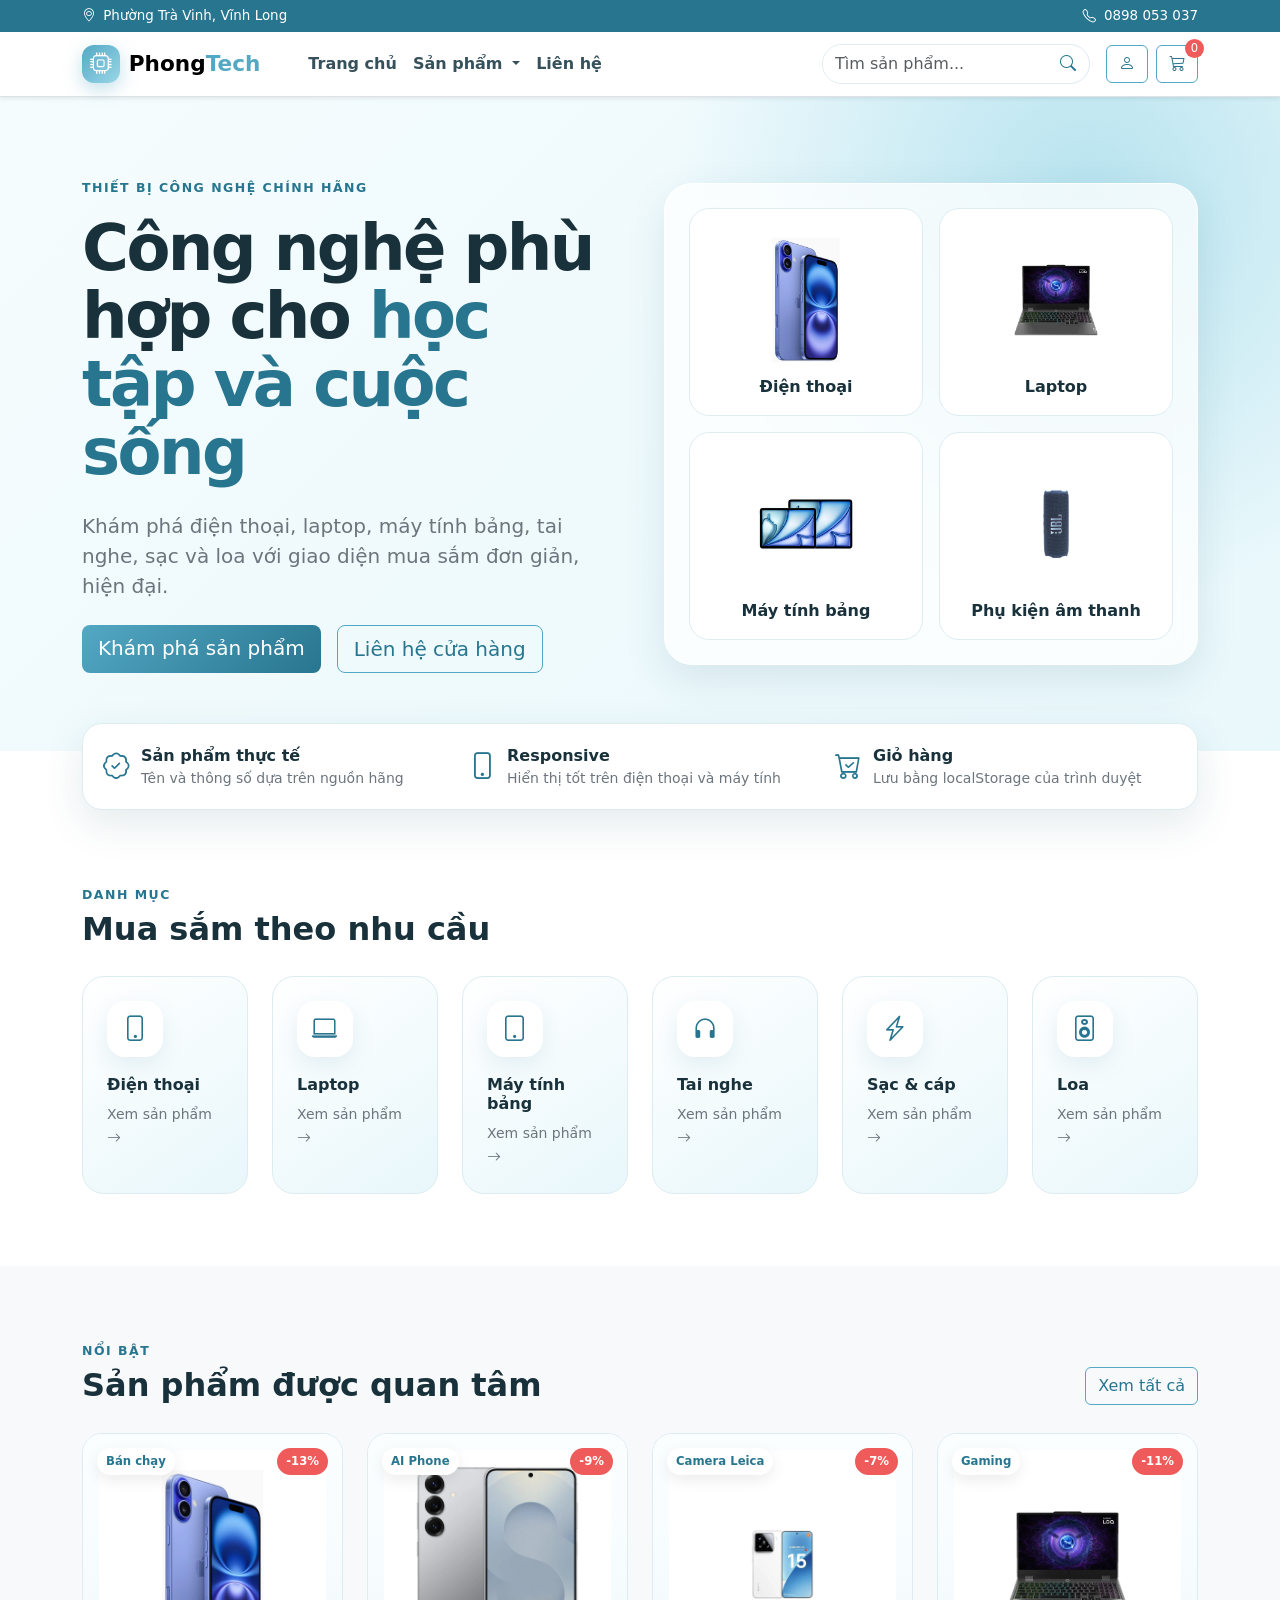
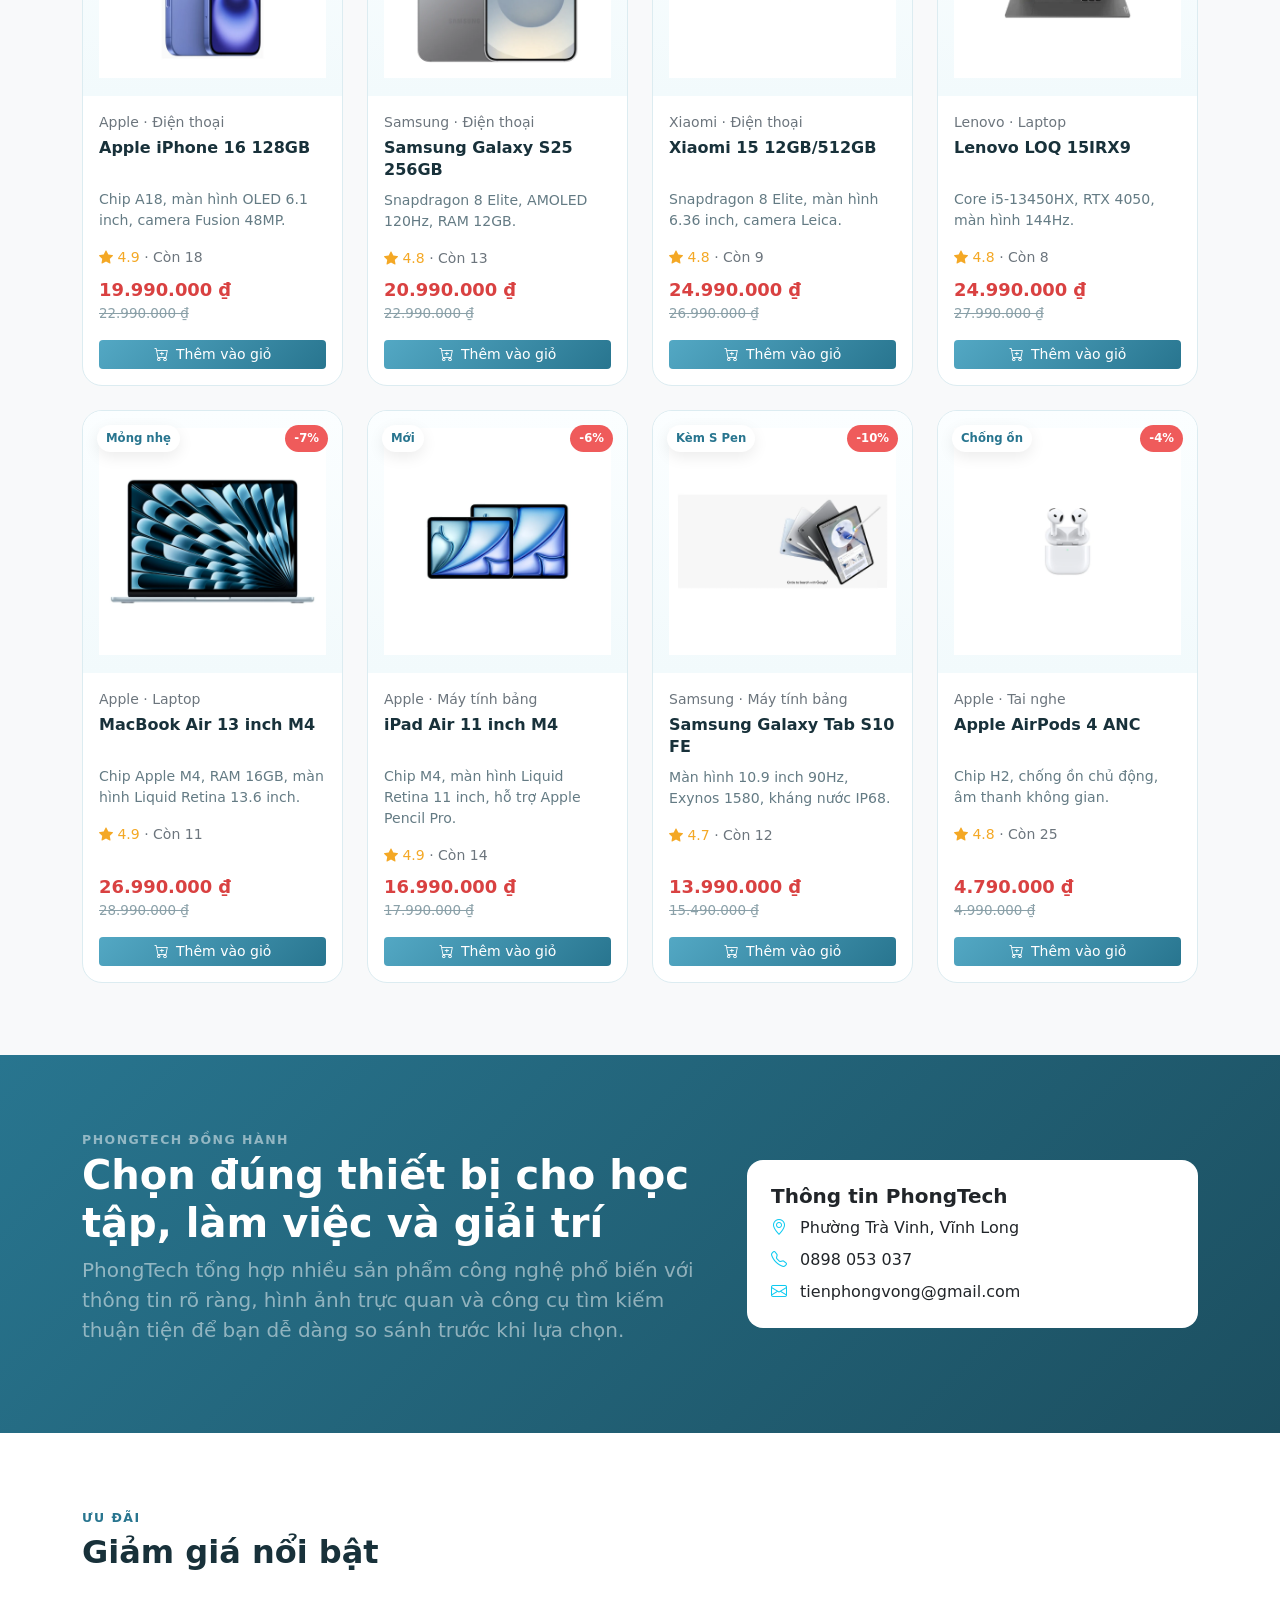
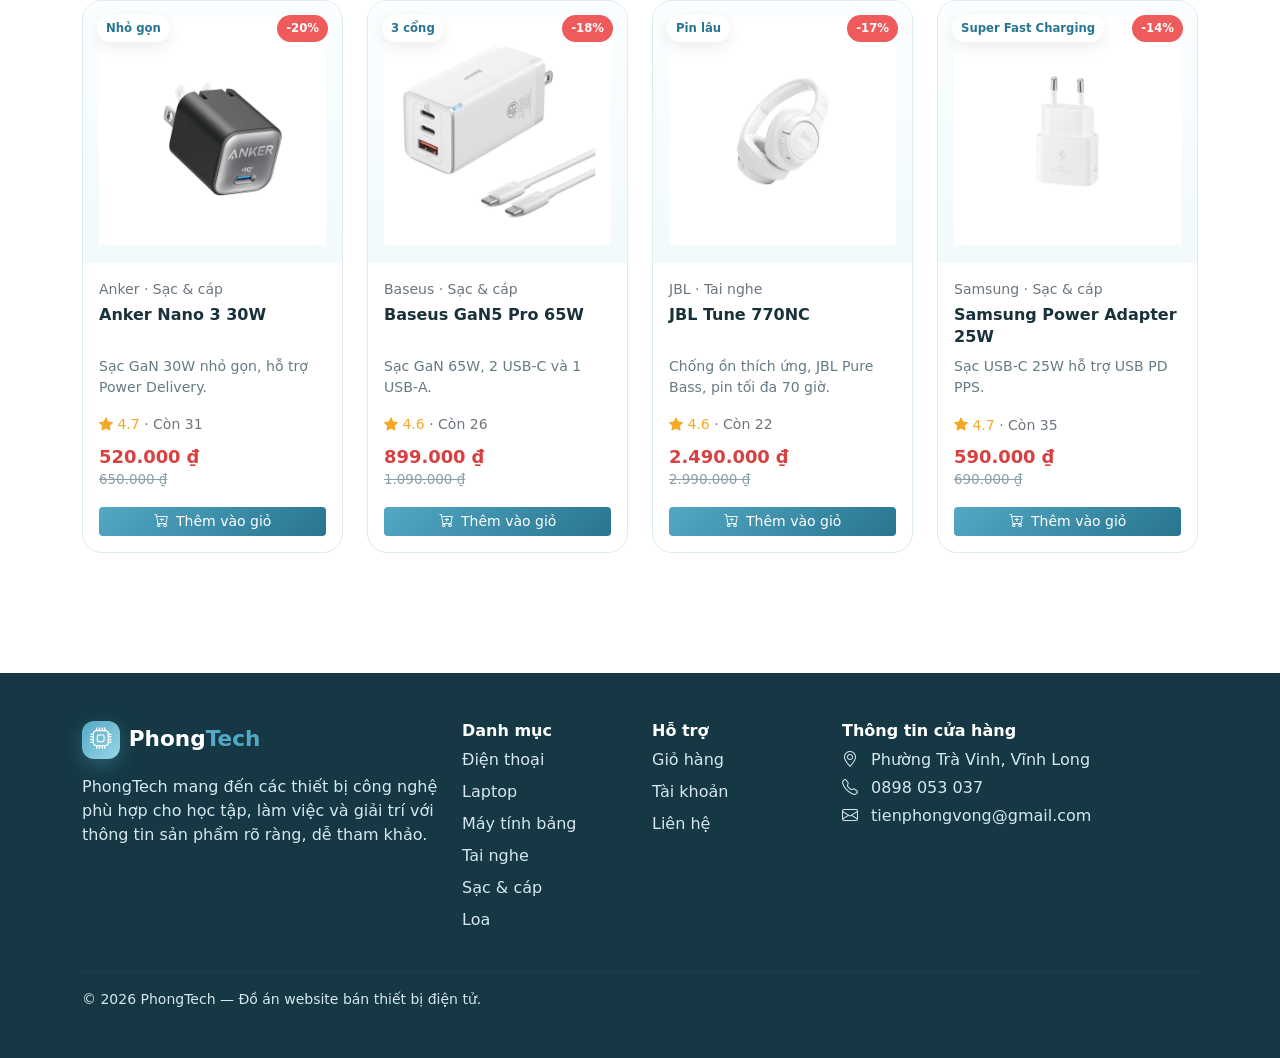
<file: index.html>
<!doctype html>
<html lang="vi">
  <head>
    <meta charset="utf-8" />
    <meta name="viewport" content="width=device-width,initial-scale=1" />
    <meta
      name="description"
      content="PhongTech - Cửa hàng thiết bị điện tử cho học tập, làm việc và giải trí"
    />
    <title>PhongTech | Cửa hàng điện tử</title>
    <link rel="preconnect" href="https://cdn.jsdelivr.net" />
    <link
      href="https://cdn.jsdelivr.net/npm/bootstrap@5.3.3/dist/css/bootstrap.min.css"
      rel="stylesheet"
    />
    <link
      href="https://cdn.jsdelivr.net/npm/bootstrap-icons@1.11.3/font/bootstrap-icons.min.css"
      rel="stylesheet"
    />
    <link rel="stylesheet" href="css/style.css" />
  </head>
  <body>
    <div id="site-header"></div>
    <main>
      <section class="hero">
        <div class="container">
          <div class="row align-items-center g-5">
            <div class="col-lg-6">
              <span class="section-kicker">Thiết bị công nghệ chính hãng</span>
              <h1 class="mt-3">
                Công nghệ phù hợp cho
                <span class="hero-highlight">học tập và cuộc sống</span>
              </h1>
              <p class="lead text-secondary my-4">
                Khám phá điện thoại, laptop, máy tính bảng, tai nghe, sạc và loa
                với giao diện mua sắm đơn giản, hiện đại.
              </p>
              <div class="d-flex flex-wrap gap-3">
                <a class="btn btn-brand btn-lg" href="html/phones.html">
                  Khám phá sản phẩm
                </a>
                <a
                  class="btn btn-outline-brand btn-lg"
                  href="html/contact.html"
                >
                  Liên hệ cửa hàng
                </a>
              </div>
            </div>
            <div class="col-lg-6">
              <div class="hero-card">
                <div class="hero-products">
                  <div class="hero-mini">
                    <img
                      src="assets/images/products/iphone-16.webp"
                      alt="iPhone 16"
                    />
                    <strong>Điện thoại</strong>
                  </div>
                  <div class="hero-mini">
                    <img
                      src="assets/images/products/lenovo-loq-15irx9.webp"
                      alt="Lenovo LOQ"
                    />
                    <strong>Laptop</strong>
                  </div>
                  <div class="hero-mini">
                    <img
                      src="assets/images/products/ipad-air-m4.webp"
                      alt="iPad Air"
                    />
                    <strong>Máy tính bảng</strong>
                  </div>
                  <div class="hero-mini">
                    <img
                      src="assets/images/products/jbl-flip-7.webp"
                      alt="JBL Flip 7"
                    />
                    <strong>Phụ kiện âm thanh</strong>
                  </div>
                </div>
              </div>
            </div>
          </div>
        </div>
      </section>
      <section class="trust-strip">
        <div class="container">
          <div class="trust-box">
            <div class="row">
              <div class="col-md-4 trust-item">
                <i class="bi bi-patch-check"></i>
                <div>
                  <strong>Sản phẩm thực tế</strong>
                  <div class="small text-secondary">
                    Tên và thông số dựa trên nguồn hãng
                  </div>
                </div>
              </div>
              <div class="col-md-4 trust-item">
                <i class="bi bi-phone"></i>
                <div>
                  <strong>Responsive</strong>
                  <div class="small text-secondary">
                    Hiển thị tốt trên điện thoại và máy tính
                  </div>
                </div>
              </div>
              <div class="col-md-4 trust-item">
                <i class="bi bi-cart-check"></i>
                <div>
                  <strong>Giỏ hàng </strong>
                  <div class="small text-secondary">
                    Lưu bằng localStorage của trình duyệt
                  </div>
                </div>
              </div>
            </div>
          </div>
        </div>
      </section>
      <section class="section-pad">
        <div class="container">
          <div class="section-heading">
            <div>
              <span class="section-kicker">Danh mục</span>
              <h2>Mua sắm theo nhu cầu</h2>
            </div>
          </div>
          <div class="row g-4">
            <div class="col-6 col-lg-2">
              <a class="category-tile" href="html/phones.html">
                <div class="category-icon"><i class="bi bi-phone"></i></div>
                <h3 class="h6 fw-bold">Điện thoại</h3>
                <span class="small text-secondary">
                  Xem sản phẩm
                  <i class="bi bi-arrow-right"></i>
                </span>
              </a>
            </div>
            <div class="col-6 col-lg-2">
              <a class="category-tile" href="html/laptops.html">
                <div class="category-icon"><i class="bi bi-laptop"></i></div>
                <h3 class="h6 fw-bold">Laptop</h3>
                <span class="small text-secondary">
                  Xem sản phẩm
                  <i class="bi bi-arrow-right"></i>
                </span>
              </a>
            </div>
            <div class="col-6 col-lg-2">
              <a class="category-tile" href="html/tablets.html">
                <div class="category-icon"><i class="bi bi-tablet"></i></div>
                <h3 class="h6 fw-bold">Máy tính bảng</h3>
                <span class="small text-secondary">
                  Xem sản phẩm
                  <i class="bi bi-arrow-right"></i>
                </span>
              </a>
            </div>
            <div class="col-6 col-lg-2">
              <a class="category-tile" href="html/headphones.html">
                <div class="category-icon">
                  <i class="bi bi-headphones"></i>
                </div>
                <h3 class="h6 fw-bold">Tai nghe</h3>
                <span class="small text-secondary">
                  Xem sản phẩm
                  <i class="bi bi-arrow-right"></i>
                </span>
              </a>
            </div>
            <div class="col-6 col-lg-2">
              <a class="category-tile" href="html/chargers.html">
                <div class="category-icon">
                  <i class="bi bi-lightning-charge"></i>
                </div>
                <h3 class="h6 fw-bold">Sạc & cáp</h3>
                <span class="small text-secondary">
                  Xem sản phẩm
                  <i class="bi bi-arrow-right"></i>
                </span>
              </a>
            </div>
            <div class="col-6 col-lg-2">
              <a class="category-tile" href="html/speakers.html">
                <div class="category-icon"><i class="bi bi-speaker"></i></div>
                <h3 class="h6 fw-bold">Loa</h3>
                <span class="small text-secondary">
                  Xem sản phẩm
                  <i class="bi bi-arrow-right"></i>
                </span>
              </a>
            </div>
          </div>
        </div>
      </section>
      <section class="section-pad bg-light">
        <div class="container">
          <div class="section-heading">
            <div>
              <span class="section-kicker">Nổi bật</span>
              <h2>Sản phẩm được quan tâm</h2>
            </div>
            <a href="html/phones.html" class="btn btn-outline-brand">
              Xem tất cả
            </a>
          </div>
          <div id="featuredProducts" class="row g-4"></div>
        </div>
      </section>
      <section class="promo-section section-pad">
        <div class="container">
          <div class="row align-items-center g-4">
            <div class="col-lg-7">
              <span class="section-kicker text-white-50">
                PhongTech đồng hành
              </span>
              <h2 class="display-6 fw-bold">
                Chọn đúng thiết bị cho học tập, làm việc và giải trí
              </h2>
              <p class="lead text-white-50">
                PhongTech tổng hợp nhiều sản phẩm công nghệ phổ biến với thông
                tin rõ ràng, hình ảnh trực quan và công cụ tìm kiếm thuận tiện
                để bạn dễ dàng so sánh trước khi lựa chọn.
              </p>
            </div>
            <div class="col-lg-5">
              <div class="p-4 rounded-4 bg-white text-dark">
                <h3 class="h5 fw-bold">Thông tin PhongTech</h3>
                <p class="mb-2">
                  <i class="bi bi-geo-alt me-2 text-info"></i>
                  Phường Trà Vinh, Vĩnh Long
                </p>
                <p class="mb-2">
                  <i class="bi bi-telephone me-2 text-info"></i>
                  0898 053 037
                </p>
                <p class="mb-0">
                  <i class="bi bi-envelope me-2 text-info"></i>
                  tienphongvong@gmail.com
                </p>
              </div>
            </div>
          </div>
        </div>
      </section>
      <section class="section-pad">
        <div class="container">
          <div class="section-heading">
            <div>
              <span class="section-kicker">Ưu đãi</span>
              <h2>Giảm giá nổi bật</h2>
            </div>
          </div>
          <div id="dealProducts" class="row g-4"></div>
        </div>
      </section>
    </main>
    <div id="site-footer"></div>
    <script src="https://cdn.jsdelivr.net/npm/bootstrap@5.3.3/dist/js/bootstrap.bundle.min.js"></script>
    <script src="js/data.js"></script>
    <script src="js/common.js"></script>
    <script src="js/home.js"></script>
  </body>
</html>
</file>
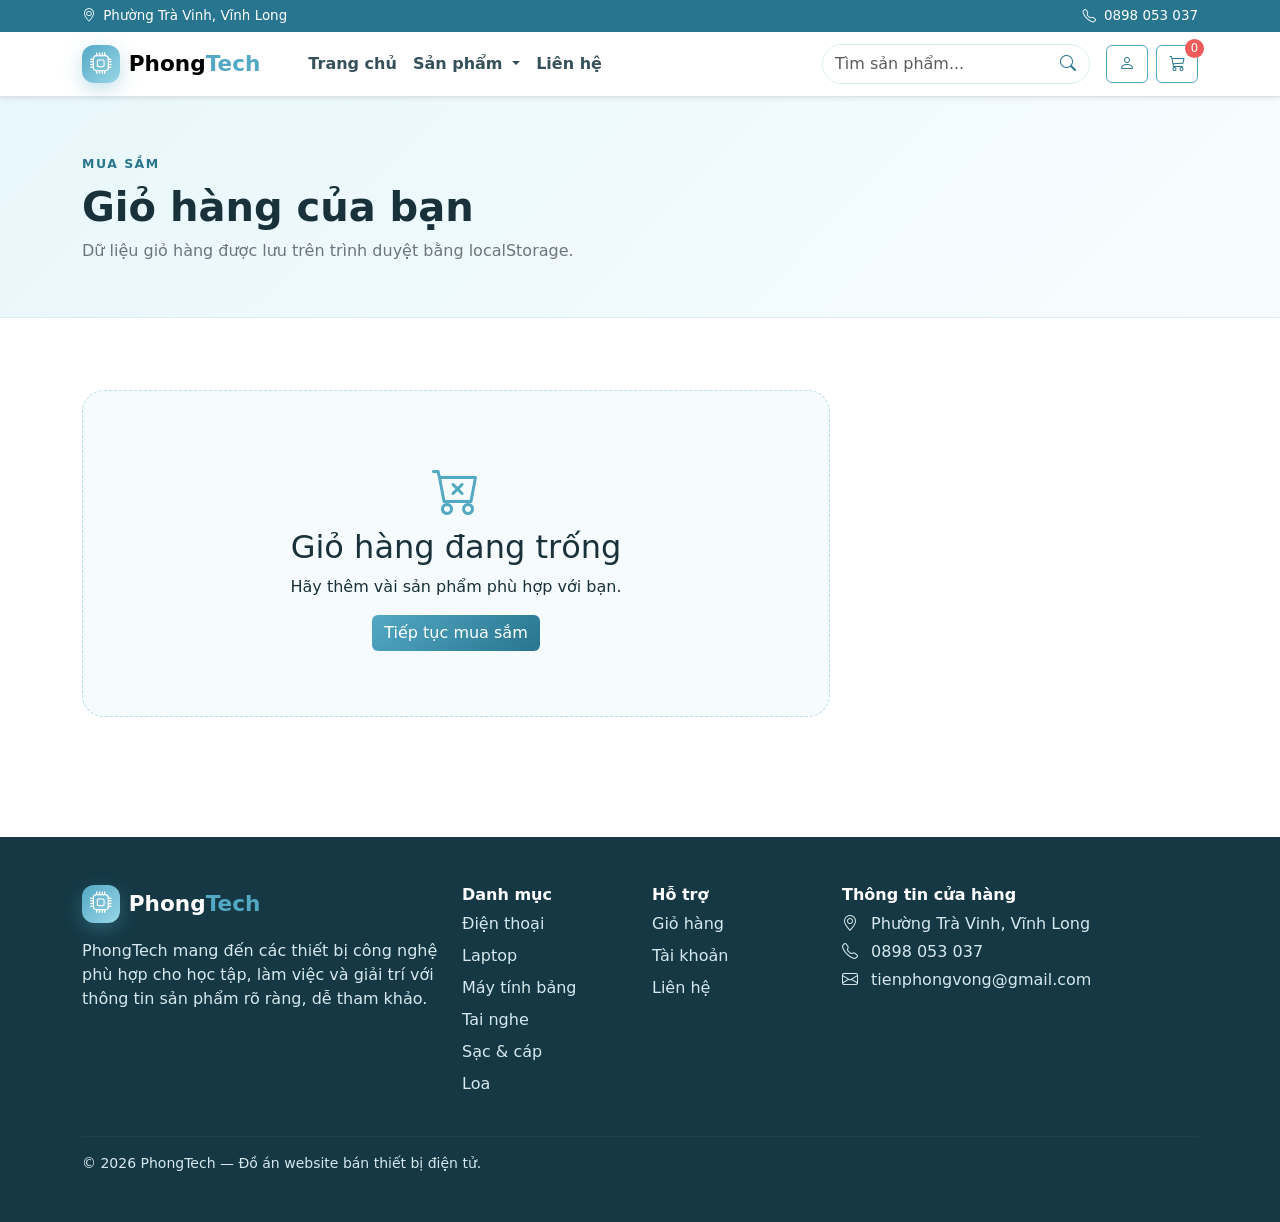
<file: html/cart.html>
<!doctype html>
<html lang="vi">
  <head>
    <meta charset="utf-8" />
    <meta name="viewport" content="width=device-width,initial-scale=1" />
    <meta
      name="description"
      content="PhongTech - Cửa hàng thiết bị điện tử cho học tập, làm việc và giải trí"
    />
    <title>Giỏ hàng | PhongTech</title>
    <link rel="preconnect" href="https://cdn.jsdelivr.net" />
    <link
      href="https://cdn.jsdelivr.net/npm/bootstrap@5.3.3/dist/css/bootstrap.min.css"
      rel="stylesheet"
    />
    <link
      href="https://cdn.jsdelivr.net/npm/bootstrap-icons@1.11.3/font/bootstrap-icons.min.css"
      rel="stylesheet"
    />
    <link rel="stylesheet" href="../css/style.css" />
  </head>
  <body>
    <div id="site-header"></div>
    <main>
      <section class="page-hero">
        <div class="container">
          <span class="section-kicker">Mua sắm</span>
          <h1 class="fw-bold mt-2">Giỏ hàng của bạn</h1>
          <p class="text-secondary mb-0">
            Dữ liệu giỏ hàng được lưu trên trình duyệt bằng localStorage.
          </p>
        </div>
      </section>
      <section class="section-pad">
        <div class="container">
          <div class="cart-layout">
            <div id="cartItems"></div>
            <aside id="cartSummary" class="summary-card">
              <h2 class="h5 fw-bold mb-4">Tóm tắt đơn hàng</h2>
              <div class="d-flex justify-content-between mb-3">
                <span>Tạm tính</span>
                <strong id="subtotal"></strong>
              </div>
              <div class="d-flex justify-content-between mb-3">
                <span>Phí giao hàng</span>
                <strong id="shipping"></strong>
              </div>
              <hr />
              <div class="d-flex justify-content-between fs-5 mb-4">
                <span>Tổng cộng</span>
                <strong id="total" class="text-danger"></strong>
              </div>
              <button
                class="btn btn-brand btn-lg w-100"
                data-bs-toggle="modal"
                data-bs-target="#checkoutModal"
              >
                Đặt hàng mô phỏng
              </button>
              <p class="small text-secondary text-center mt-3 mb-0">
                Không có thanh toán hoặc giao dịch thật.
              </p>
            </aside>
          </div>
        </div>
      </section>
    </main>
    <div class="modal fade" id="checkoutModal" tabindex="-1">
      <div class="modal-dialog modal-lg modal-dialog-centered">
        <div class="modal-content border-0 rounded-4">
          <form id="checkoutForm" novalidate>
            <div class="modal-header">
              <h2 class="modal-title fs-5">Thông tin đặt hàng mô phỏng</h2>
              <button class="btn-close" data-bs-dismiss="modal"></button>
            </div>
            <div class="modal-body">
              <div class="row g-3">
                <div class="col-md-6">
                  <label class="form-label">Họ và tên</label>
                  <input class="form-control" required />
                </div>
                <div class="col-md-6">
                  <label class="form-label">Số điện thoại</label>
                  <input class="form-control" pattern="[0-9]{9,11}" required />
                </div>
                <div class="col-12">
                  <label class="form-label">Địa chỉ</label>
                  <input class="form-control" required />
                </div>
                <div class="col-12">
                  <label class="form-label">Ghi chú</label>
                  <textarea class="form-control" rows="3"></textarea>
                </div>
              </div>
            </div>
            <div class="modal-footer">
              <button
                type="button"
                class="btn btn-secondary"
                data-bs-dismiss="modal"
              >
                Hủy
              </button>
              <button class="btn btn-brand" type="submit">
                Xác nhận đơn demo
              </button>
            </div>
          </form>
        </div>
      </div>
    </div>
    <div id="site-footer"></div>
    <script src="https://cdn.jsdelivr.net/npm/bootstrap@5.3.3/dist/js/bootstrap.bundle.min.js"></script>
    <script src="../js/data.js"></script>
    <script src="../js/common.js"></script>
    <script src="../js/cart.js"></script>
  </body>
</html>
</file>
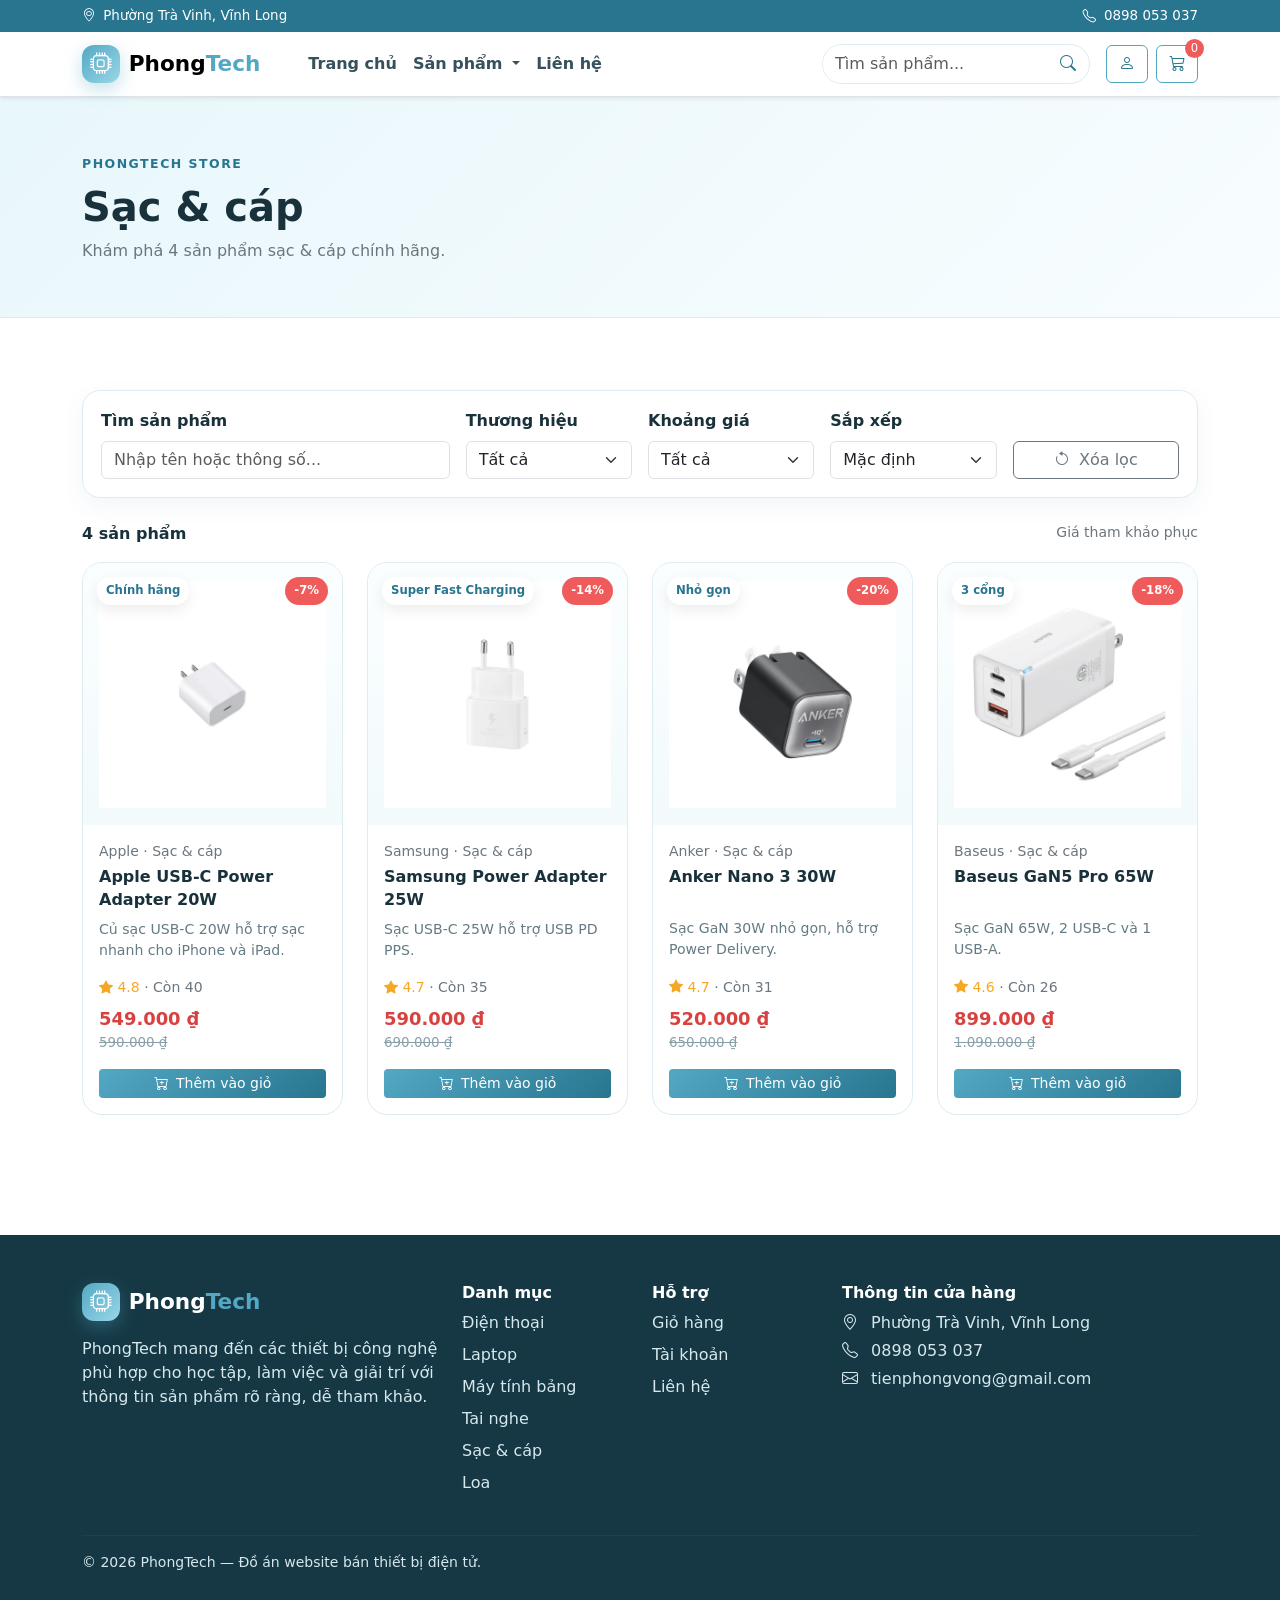
<file: html/chargers.html>
<!doctype html>
<html lang="vi">
  <head>
    <meta charset="utf-8" />
    <meta name="viewport" content="width=device-width,initial-scale=1" />
    <meta
      name="description"
      content="PhongTech - Cửa hàng thiết bị điện tử cho học tập, làm việc và giải trí"
    />
    <title>Sạc & cáp | PhongTech</title>
    <link rel="preconnect" href="https://cdn.jsdelivr.net" />
    <link
      href="https://cdn.jsdelivr.net/npm/bootstrap@5.3.3/dist/css/bootstrap.min.css"
      rel="stylesheet"
    />
    <link
      href="https://cdn.jsdelivr.net/npm/bootstrap-icons@1.11.3/font/bootstrap-icons.min.css"
      rel="stylesheet"
    />
    <link rel="stylesheet" href="../css/style.css" />
  </head>
  <body data-category="chargers">
    <div id="site-header"></div>
    <main>
      <section class="page-hero">
        <div class="container">
          <span class="section-kicker">PhongTech Store</span>
          <h1 id="categoryTitle" class="fw-bold mt-2"></h1>
          <p id="categorySubtitle" class="text-secondary mb-0"></p>
        </div>
      </section>
      <section class="section-pad">
        <div class="container">
          <div class="filter-panel mb-4">
            <div class="row g-3 align-items-end">
              <div class="col-md-4">
                <label class="form-label fw-semibold">Tìm sản phẩm</label>
                <input
                  id="productSearch"
                  class="form-control"
                  placeholder="Nhập tên hoặc thông số..."
                />
              </div>
              <div class="col-6 col-md-2">
                <label class="form-label fw-semibold">Thương hiệu</label>
                <select id="brandFilter" class="form-select">
                  <option value="">Tất cả</option>
                </select>
              </div>
              <div class="col-6 col-md-2">
                <label class="form-label fw-semibold">Khoảng giá</label>
                <select id="priceFilter" class="form-select">
                  <option value="0">Tất cả</option>
                  <option value="1000000">Dưới 1 triệu</option>
                  <option value="5000000">Dưới 5 triệu</option>
                  <option value="10000000">Dưới 10 triệu</option>
                  <option value="20000000">Dưới 20 triệu</option>
                  <option value="30000000">Dưới 30 triệu</option>
                </select>
              </div>
              <div class="col-6 col-md-2">
                <label class="form-label fw-semibold">Sắp xếp</label>
                <select id="sortFilter" class="form-select">
                  <option value="featured">Mặc định</option>
                  <option value="price-asc">Giá tăng dần</option>
                  <option value="price-desc">Giá giảm dần</option>
                  <option value="rating">Đánh giá cao</option>
                  <option value="name">Tên A–Z</option>
                </select>
              </div>
              <div class="col-6 col-md-2">
                <button
                  id="clearFilters"
                  class="btn btn-outline-secondary w-100"
                >
                  <i class="bi bi-arrow-counterclockwise me-1"></i>
                  Xóa lọc
                </button>
              </div>
            </div>
          </div>
          <div class="d-flex justify-content-between mb-3">
            <strong id="resultCount"></strong>
            <span class="small text-secondary">Giá tham khảo phục</span>
          </div>
          <div id="productGrid" class="row g-4"></div>
        </div>
      </section>
    </main>
    <div id="site-footer"></div>
    <script src="https://cdn.jsdelivr.net/npm/bootstrap@5.3.3/dist/js/bootstrap.bundle.min.js"></script>
    <script src="../js/data.js"></script>
    <script src="../js/common.js"></script>
    <script src="../js/category.js"></script>
  </body>
</html>
</file>
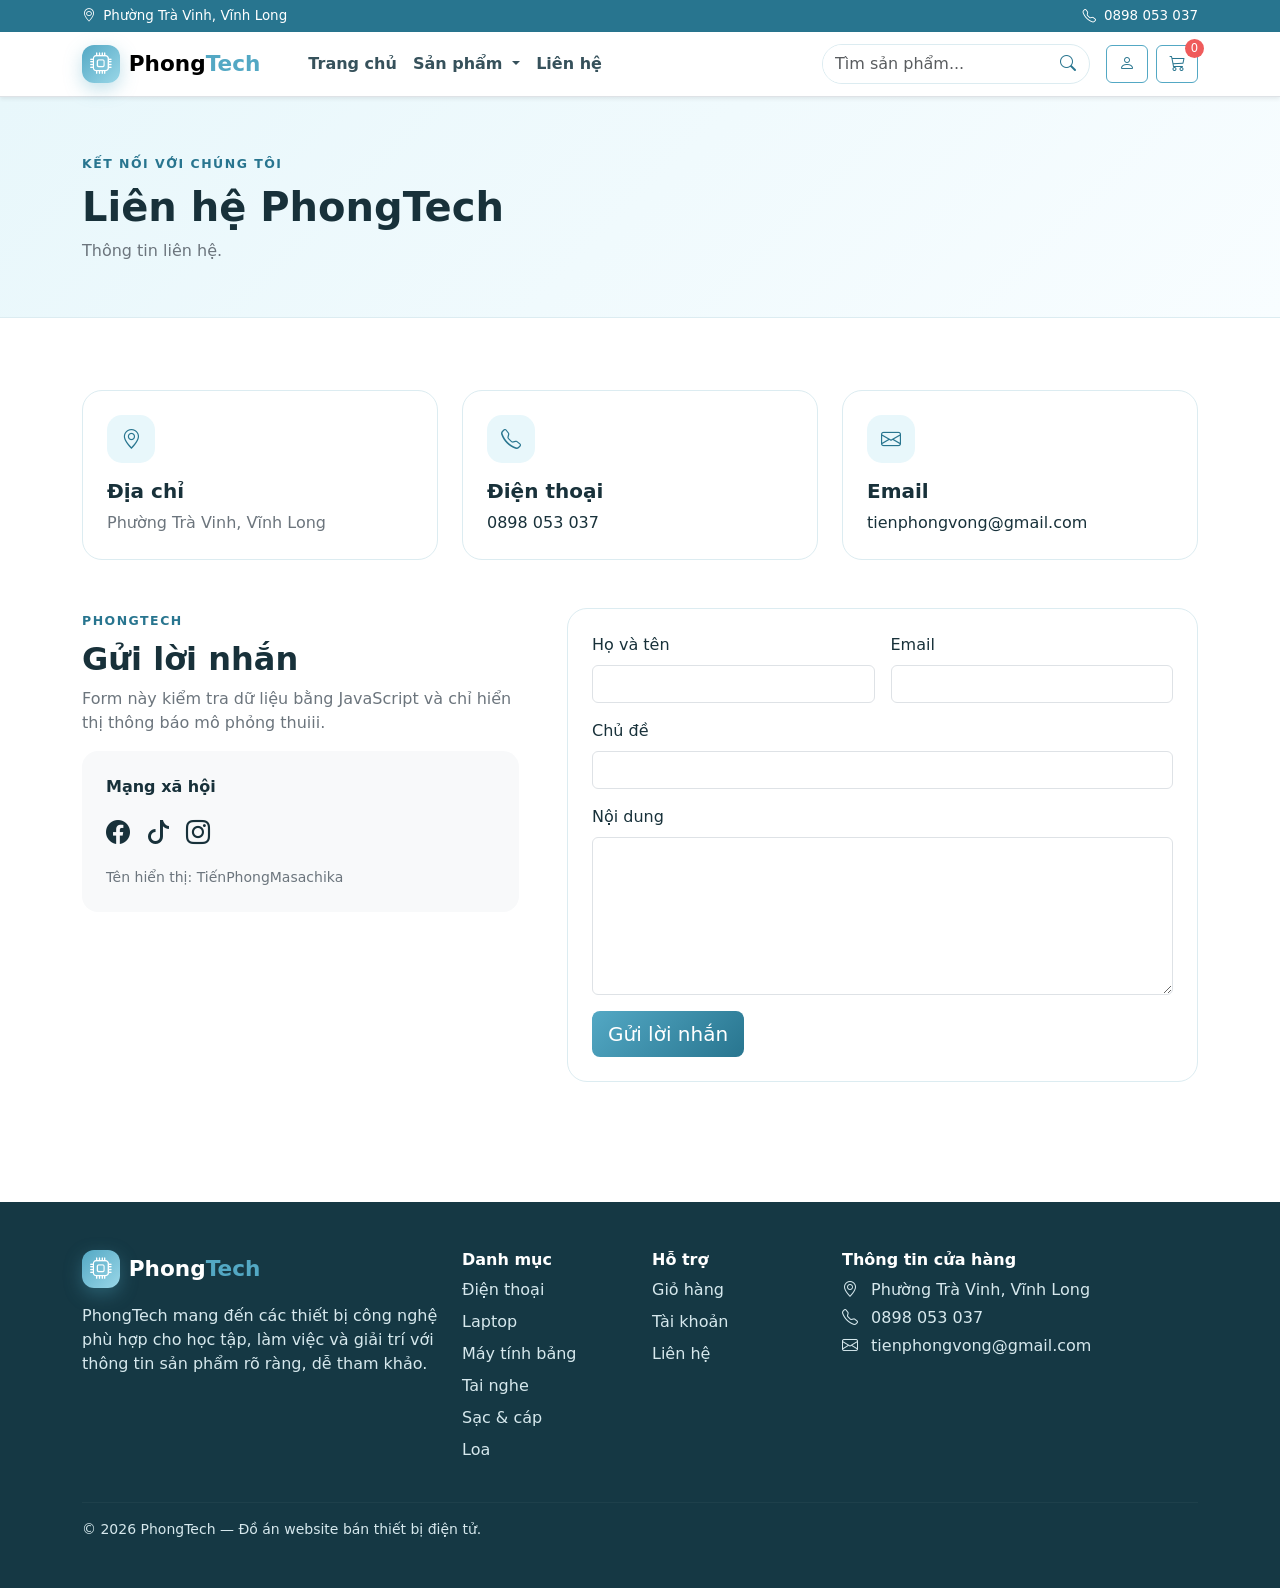
<file: html/contact.html>
<!doctype html>
<html lang="vi">
  <head>
    <meta charset="utf-8" />
    <meta name="viewport" content="width=device-width,initial-scale=1" />
    <meta
      name="description"
      content="PhongTech - Cửa hàng thiết bị điện tử cho học tập, làm việc và giải trí"
    />
    <title>Liên hệ | PhongTech</title>
    <link rel="preconnect" href="https://cdn.jsdelivr.net" />
    <link
      href="https://cdn.jsdelivr.net/npm/bootstrap@5.3.3/dist/css/bootstrap.min.css"
      rel="stylesheet"
    />
    <link
      href="https://cdn.jsdelivr.net/npm/bootstrap-icons@1.11.3/font/bootstrap-icons.min.css"
      rel="stylesheet"
    />
    <link rel="stylesheet" href="../css/style.css" />
  </head>
  <body>
    <div id="site-header"></div>
    <main>
      <section class="page-hero">
        <div class="container">
          <span class="section-kicker">Kết nối với chúng tôi</span>
          <h1 class="fw-bold mt-2">Liên hệ PhongTech</h1>
          <p class="text-secondary mb-0">
            Thông tin liên hệ.
          </p>
        </div>
      </section>
      <section class="section-pad">
        <div class="container">
          <div class="row g-4 mb-5">
            <div class="col-md-4">
              <div class="contact-card">
                <div class="contact-icon"><i class="bi bi-geo-alt"></i></div>
                <h2 class="h5 fw-bold mt-3">Địa chỉ</h2>
                <p class="text-secondary mb-0">Phường Trà Vinh, Vĩnh Long</p>
              </div>
            </div>
            <div class="col-md-4">
              <div class="contact-card">
                <div class="contact-icon"><i class="bi bi-telephone"></i></div>
                <h2 class="h5 fw-bold mt-3">Điện thoại</h2>
                <a href="tel:0898053037">0898 053 037</a>
              </div>
            </div>
            <div class="col-md-4">
              <div class="contact-card">
                <div class="contact-icon"><i class="bi bi-envelope"></i></div>
                <h2 class="h5 fw-bold mt-3">Email</h2>
                <a href="mailto:tienphongvong@gmail.com">
                  tienphongvong@gmail.com
                </a>
              </div>
            </div>
          </div>
          <div class="row g-5">
            <div class="col-lg-5">
              <span class="section-kicker">PhongTech</span>
              <h2 class="fw-bold mt-2">Gửi lời nhắn</h2>
              <p class="text-secondary">
                Form này kiểm tra dữ liệu bằng JavaScript và chỉ hiển thị thông
                báo mô phỏng thuiii.
              </p>
              <div class="p-4 rounded-4 bg-light">
                <strong>Mạng xã hội </strong>
                <div class="d-flex gap-3 mt-3 fs-4">
                  <a aria-label="Facebook" href="#">
                    <i class="bi bi-facebook"></i>
                  </a>
                  <a aria-label="TikTok" href="#">
                    <i class="bi bi-tiktok"></i>
                  </a>
                  <a aria-label="Instagram" href="#">
                    <i class="bi bi-instagram"></i>
                  </a>
                </div>
                <p class="small text-secondary mt-3 mb-0">
                  Tên hiển thị: TiếnPhongMasachika
                </p>
              </div>
            </div>
            <div class="col-lg-7">
              <form id="contactForm" class="contact-card" novalidate>
                <div class="row g-3">
                  <div class="col-md-6">
                    <label class="form-label">Họ và tên</label>
                    <input class="form-control" required />
                  </div>
                  <div class="col-md-6">
                    <label class="form-label">Email</label>
                    <input type="email" class="form-control" required />
                  </div>
                  <div class="col-12">
                    <label class="form-label">Chủ đề</label>
                    <input class="form-control" required />
                  </div>
                  <div class="col-12">
                    <label class="form-label">Nội dung</label>
                    <textarea class="form-control" rows="6" required></textarea>
                  </div>
                  <div class="col-12">
                    <button class="btn btn-brand btn-lg">
                      Gửi lời nhắn 
                    </button>
                  </div>
                </div>
              </form>
            </div>
          </div>
        </div>
      </section>
    </main>
    <script>
      document.addEventListener("DOMContentLoaded", () =>
        document
          .getElementById("contactForm")
          .addEventListener("submit", (e) => {
            e.preventDefault();
            if (!e.target.checkValidity()) {
              e.target.classList.add("was-validated");
              return;
            }
            showToast("Đã ghi nhận lời nhắn mô phỏng.");
            e.target.reset();
            e.target.classList.remove("was-validated");
          }),
      );
    </script>
    <div id="site-footer"></div>
    <script src="https://cdn.jsdelivr.net/npm/bootstrap@5.3.3/dist/js/bootstrap.bundle.min.js"></script>
    <script src="../js/data.js"></script>
    <script src="../js/common.js"></script>
  </body>
</html>
</file>
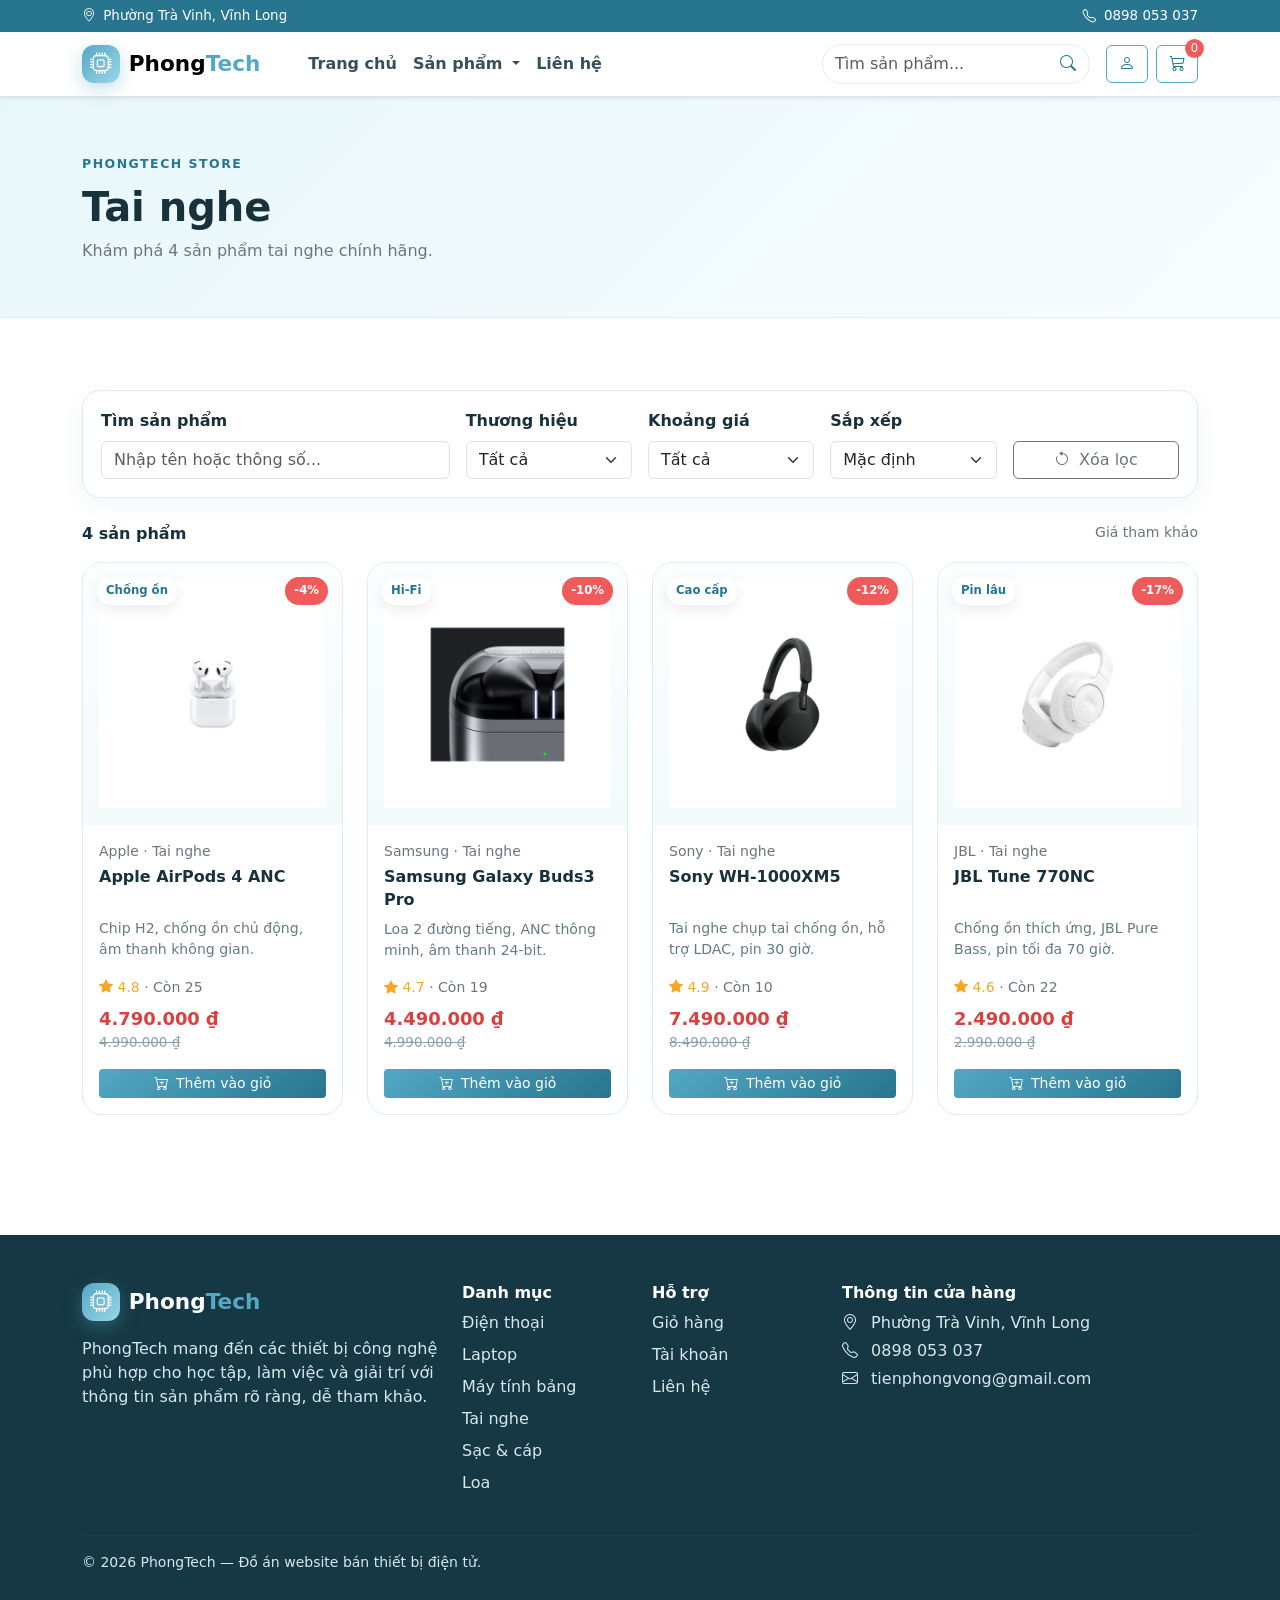
<file: html/headphones.html>
<!doctype html>
<html lang="vi">
  <head>
    <meta charset="utf-8" />
    <meta name="viewport" content="width=device-width,initial-scale=1" />
    <meta
      name="description"
      content="PhongTech - Cửa hàng thiết bị điện tử cho học tập, làm việc và giải trí"
    />
    <title>Tai nghe | PhongTech</title>
    <link rel="preconnect" href="https://cdn.jsdelivr.net" />
    <link
      href="https://cdn.jsdelivr.net/npm/bootstrap@5.3.3/dist/css/bootstrap.min.css"
      rel="stylesheet"
    />
    <link
      href="https://cdn.jsdelivr.net/npm/bootstrap-icons@1.11.3/font/bootstrap-icons.min.css"
      rel="stylesheet"
    />
    <link rel="stylesheet" href="../css/style.css" />
  </head>
  <body data-category="headphones">
    <div id="site-header"></div>
    <main>
      <section class="page-hero">
        <div class="container">
          <span class="section-kicker">PhongTech Store</span>
          <h1 id="categoryTitle" class="fw-bold mt-2"></h1>
          <p id="categorySubtitle" class="text-secondary mb-0"></p>
        </div>
      </section>
      <section class="section-pad">
        <div class="container">
          <div class="filter-panel mb-4">
            <div class="row g-3 align-items-end">
              <div class="col-md-4">
                <label class="form-label fw-semibold">Tìm sản phẩm</label>
                <input
                  id="productSearch"
                  class="form-control"
                  placeholder="Nhập tên hoặc thông số..."
                />
              </div>
              <div class="col-6 col-md-2">
                <label class="form-label fw-semibold">Thương hiệu</label>
                <select id="brandFilter" class="form-select">
                  <option value="">Tất cả</option>
                </select>
              </div>
              <div class="col-6 col-md-2">
                <label class="form-label fw-semibold">Khoảng giá</label>
                <select id="priceFilter" class="form-select">
                  <option value="0">Tất cả</option>
                  <option value="1000000">Dưới 1 triệu</option>
                  <option value="5000000">Dưới 5 triệu</option>
                  <option value="10000000">Dưới 10 triệu</option>
                  <option value="20000000">Dưới 20 triệu</option>
                  <option value="30000000">Dưới 30 triệu</option>
                </select>
              </div>
              <div class="col-6 col-md-2">
                <label class="form-label fw-semibold">Sắp xếp</label>
                <select id="sortFilter" class="form-select">
                  <option value="featured">Mặc định</option>
                  <option value="price-asc">Giá tăng dần</option>
                  <option value="price-desc">Giá giảm dần</option>
                  <option value="rating">Đánh giá cao</option>
                  <option value="name">Tên A–Z</option>
                </select>
              </div>
              <div class="col-6 col-md-2">
                <button
                  id="clearFilters"
                  class="btn btn-outline-secondary w-100"
                >
                  <i class="bi bi-arrow-counterclockwise me-1"></i>
                  Xóa lọc
                </button>
              </div>
            </div>
          </div>
          <div class="d-flex justify-content-between mb-3">
            <strong id="resultCount"></strong>
            <span class="small text-secondary">Giá tham khảo </span>
          </div>
          <div id="productGrid" class="row g-4"></div>
        </div>
      </section>
    </main>
    <div id="site-footer"></div>
    <script src="https://cdn.jsdelivr.net/npm/bootstrap@5.3.3/dist/js/bootstrap.bundle.min.js"></script>
    <script src="../js/data.js"></script>
    <script src="../js/common.js"></script>
    <script src="../js/category.js"></script>
  </body>
</html>
</file>
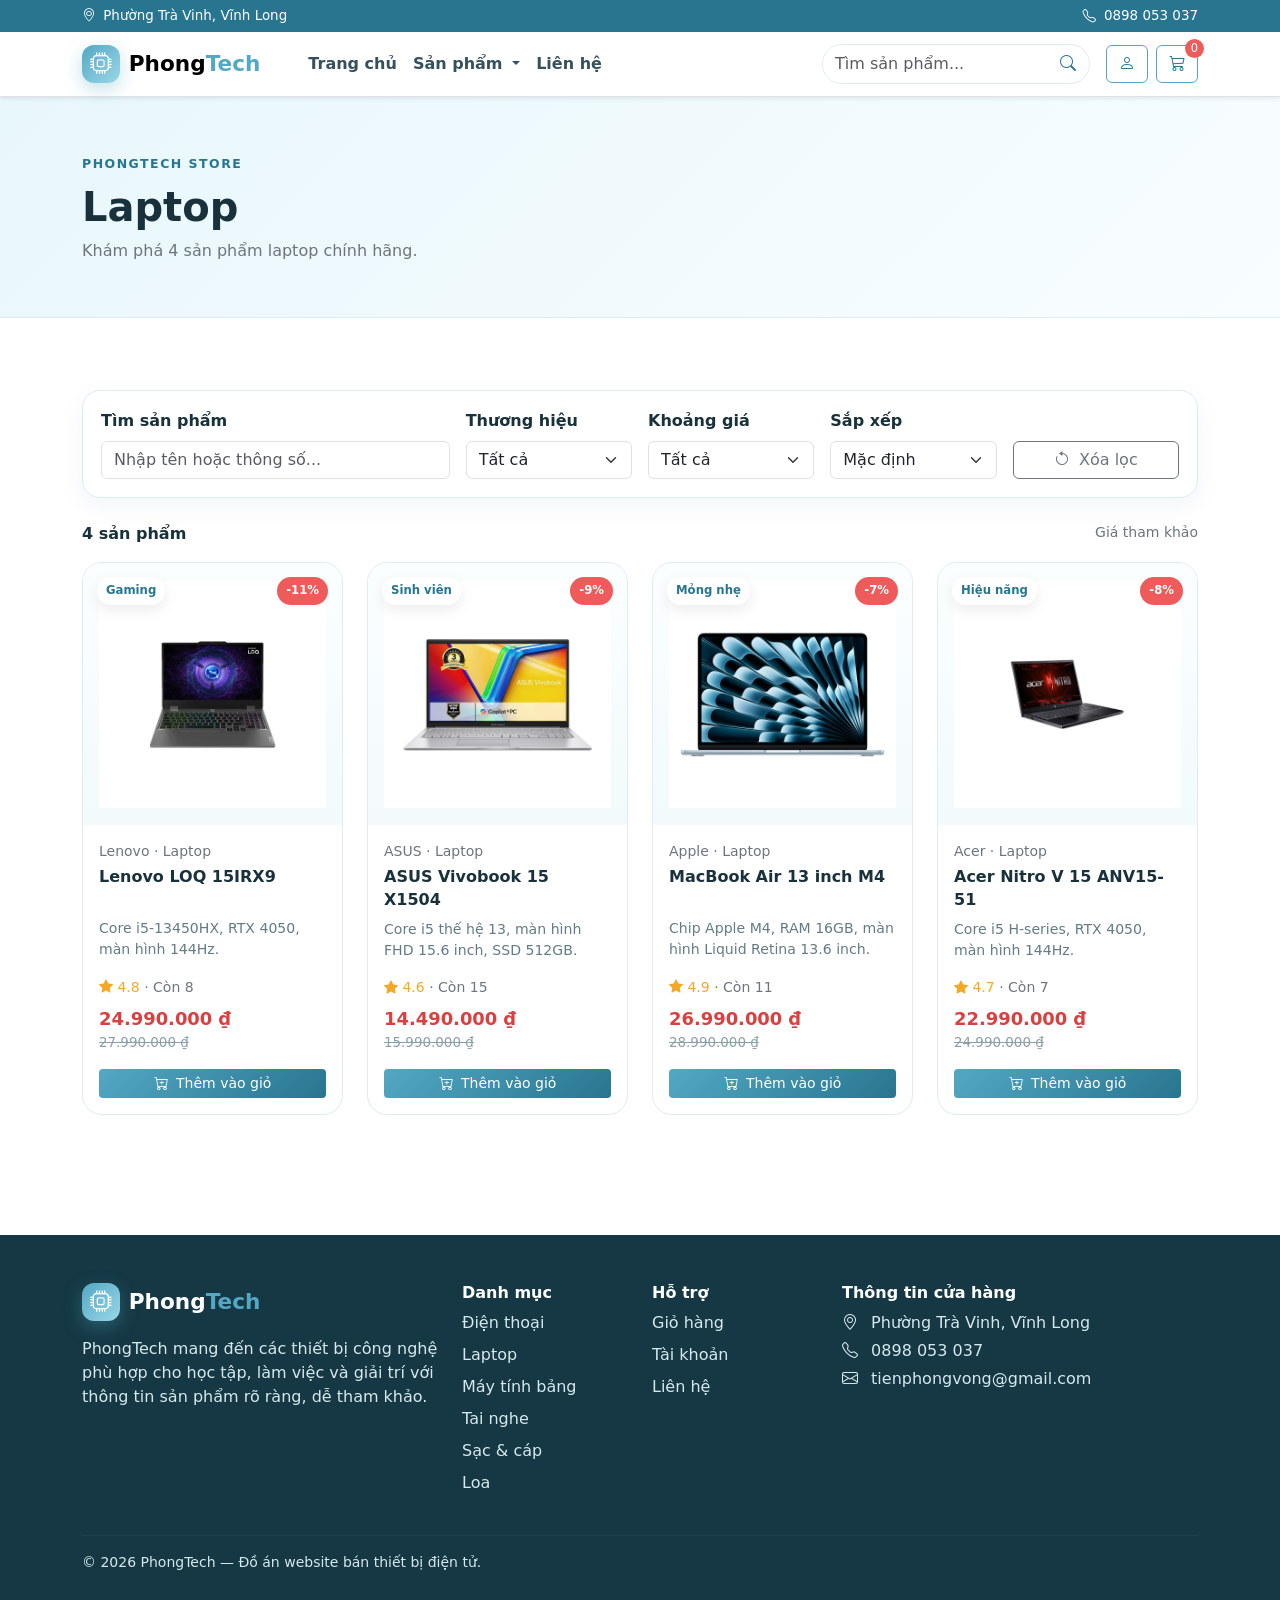
<file: html/laptops.html>
<!doctype html>
<html lang="vi">
  <head>
    <meta charset="utf-8" />
    <meta name="viewport" content="width=device-width,initial-scale=1" />
    <meta
      name="description"
      content="PhongTech - Cửa hàng thiết bị điện tử cho học tập, làm việc và giải trí"
    />
    <title>Laptop | PhongTech</title>
    <link rel="preconnect" href="https://cdn.jsdelivr.net" />
    <link
      href="https://cdn.jsdelivr.net/npm/bootstrap@5.3.3/dist/css/bootstrap.min.css"
      rel="stylesheet"
    />
    <link
      href="https://cdn.jsdelivr.net/npm/bootstrap-icons@1.11.3/font/bootstrap-icons.min.css"
      rel="stylesheet"
    />
    <link rel="stylesheet" href="../css/style.css" />
  </head>
  <body data-category="laptops">
    <div id="site-header"></div>
    <main>
      <section class="page-hero">
        <div class="container">
          <span class="section-kicker">PhongTech Store</span>
          <h1 id="categoryTitle" class="fw-bold mt-2"></h1>
          <p id="categorySubtitle" class="text-secondary mb-0"></p>
        </div>
      </section>
      <section class="section-pad">
        <div class="container">
          <div class="filter-panel mb-4">
            <div class="row g-3 align-items-end">
              <div class="col-md-4">
                <label class="form-label fw-semibold">Tìm sản phẩm</label>
                <input
                  id="productSearch"
                  class="form-control"
                  placeholder="Nhập tên hoặc thông số..."
                />
              </div>
              <div class="col-6 col-md-2">
                <label class="form-label fw-semibold">Thương hiệu</label>
                <select id="brandFilter" class="form-select">
                  <option value="">Tất cả</option>
                </select>
              </div>
              <div class="col-6 col-md-2">
                <label class="form-label fw-semibold">Khoảng giá</label>
                <select id="priceFilter" class="form-select">
                  <option value="0">Tất cả</option>
                  <option value="1000000">Dưới 1 triệu</option>
                  <option value="5000000">Dưới 5 triệu</option>
                  <option value="10000000">Dưới 10 triệu</option>
                  <option value="20000000">Dưới 20 triệu</option>
                  <option value="30000000">Dưới 30 triệu</option>
                </select>
              </div>
              <div class="col-6 col-md-2">
                <label class="form-label fw-semibold">Sắp xếp</label>
                <select id="sortFilter" class="form-select">
                  <option value="featured">Mặc định</option>
                  <option value="price-asc">Giá tăng dần</option>
                  <option value="price-desc">Giá giảm dần</option>
                  <option value="rating">Đánh giá cao</option>
                  <option value="name">Tên A–Z</option>
                </select>
              </div>
              <div class="col-6 col-md-2">
                <button
                  id="clearFilters"
                  class="btn btn-outline-secondary w-100"
                >
                  <i class="bi bi-arrow-counterclockwise me-1"></i>
                  Xóa lọc
                </button>
              </div>
            </div>
          </div>
          <div class="d-flex justify-content-between mb-3">
            <strong id="resultCount"></strong>
            <span class="small text-secondary">Giá tham khảo</span>
          </div>
          <div id="productGrid" class="row g-4"></div>
        </div>
      </section>
    </main>
    <div id="site-footer"></div>
    <script src="https://cdn.jsdelivr.net/npm/bootstrap@5.3.3/dist/js/bootstrap.bundle.min.js"></script>
    <script src="../js/data.js"></script>
    <script src="../js/common.js"></script>
    <script src="../js/category.js"></script>
  </body>
</html>
</file>
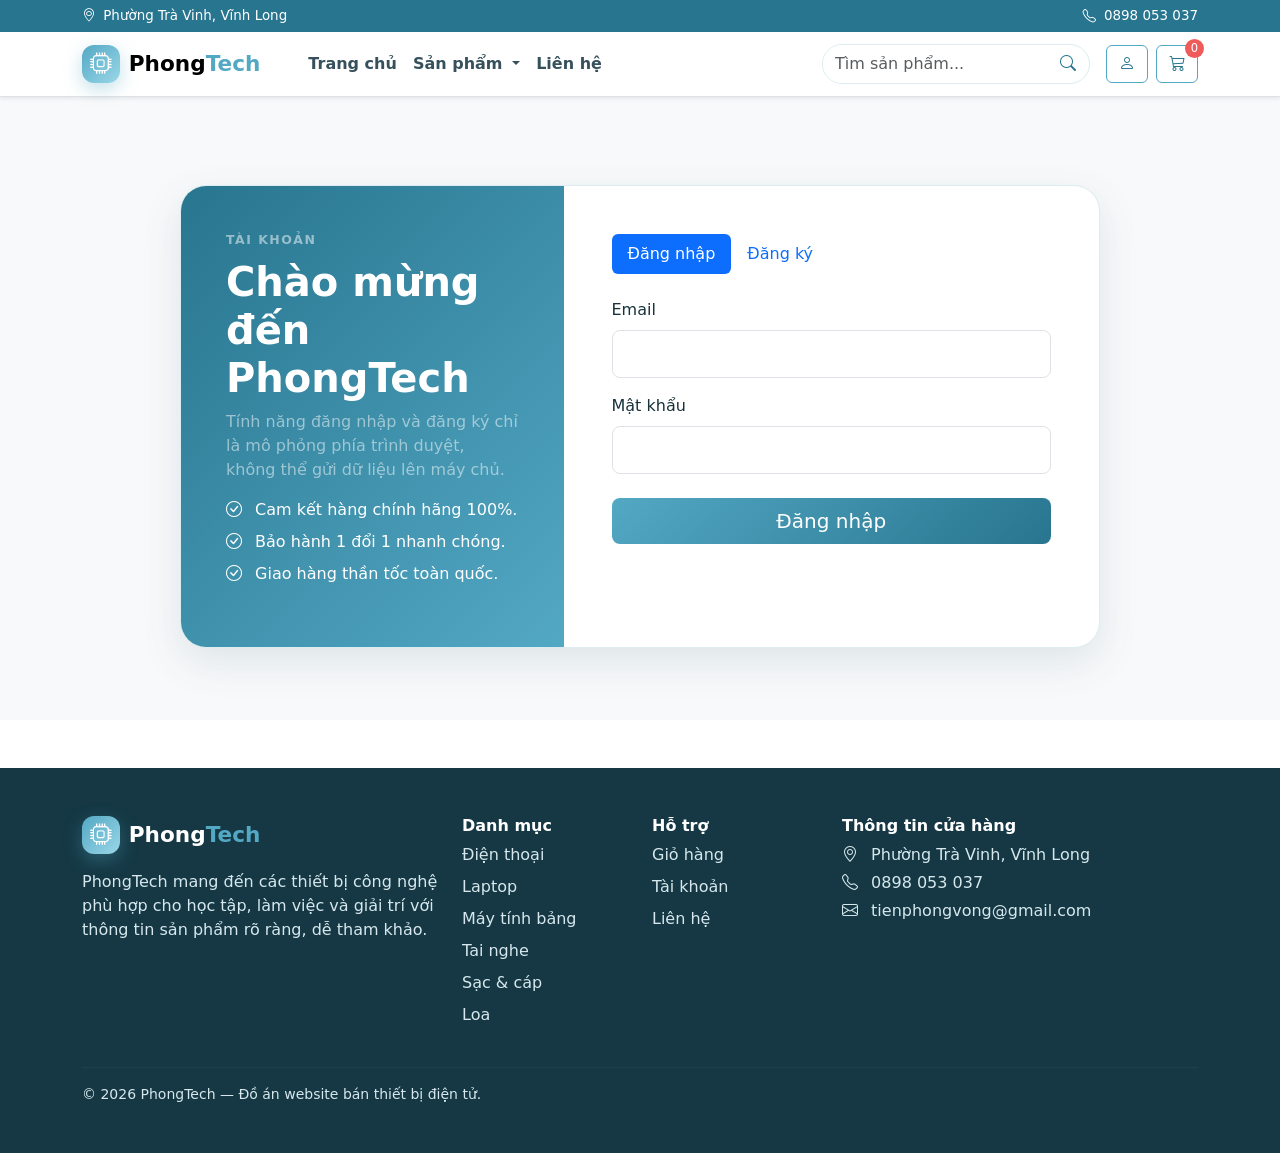
<file: html/login.html>
<!doctype html>
<html lang="vi">
  <head>
    <meta charset="utf-8" />
    <meta name="viewport" content="width=device-width,initial-scale=1" />
    <meta
      name="description"
      content="PhongTech - Cửa hàng thiết bị điện tử cho học tập, làm việc và giải trí"
    />
    <title>Đăng nhập | PhongTech</title>
    <link rel="preconnect" href="https://cdn.jsdelivr.net" />
    <link
      href="https://cdn.jsdelivr.net/npm/bootstrap@5.3.3/dist/css/bootstrap.min.css"
      rel="stylesheet"
    />
    <link
      href="https://cdn.jsdelivr.net/npm/bootstrap-icons@1.11.3/font/bootstrap-icons.min.css"
      rel="stylesheet"
    />
    <link rel="stylesheet" href="../css/style.css" />
  </head>
  <body>
    <div id="site-header"></div>
    <main class="section-pad bg-light">
      <div class="container">
        <div id="userStatus" class="mb-3"></div>
        <div class="auth-shell">
          <div class="row g-0">
            <div
              class="col-lg-5 auth-side d-flex flex-column justify-content-center"
            >
              <span class="section-kicker text-white-50">Tài khoản </span>
              <h1 class="fw-bold mt-2">Chào mừng đến PhongTech</h1>
              <p class="text-white-50">
                Tính năng đăng nhập và đăng ký chỉ là mô phỏng phía trình duyệt,
                không thể gửi dữ liệu lên máy chủ.
              </p>
              <ul class="list-unstyled">
                <li class="mb-2">
                  <i class="bi bi-check-circle me-2"></i>
                 Cam kết hàng chính hãng 100%.
                </li>
                <li class="mb-2">
                  <i class="bi bi-check-circle me-2"></i>
                  Bảo hành 1 đổi 1 nhanh chóng.
                </li>
                <li>
                  <i class="bi bi-check-circle me-2"></i>
                  Giao hàng thần tốc toàn quốc.
                </li>
              </ul>
            </div>
            <div class="col-lg-7 p-4 p-md-5">
              <ul class="nav nav-pills mb-4" role="tablist">
                <li class="nav-item">
                  <button
                    class="nav-link active"
                    data-bs-toggle="pill"
                    data-bs-target="#loginTab"
                  >
                    Đăng nhập
                  </button>
                </li>
                <li class="nav-item">
                  <button
                    class="nav-link"
                    data-bs-toggle="pill"
                    data-bs-target="#registerTab"
                  >
                    Đăng ký
                  </button>
                </li>
              </ul>
              <div class="tab-content">
                <div id="loginTab" class="tab-pane fade show active">
                  <form id="loginForm">
                    <div class="mb-3">
                      <label class="form-label">Email</label>
                      <input
                        name="loginEmail"
                        type="email"
                        class="form-control form-control-lg"
                        required
                      />
                    </div>
                    <div class="mb-4">
                      <label class="form-label">Mật khẩu</label>
                      <input
                        name="loginPassword"
                        type="password"
                        minlength="6"
                        class="form-control form-control-lg"
                        required
                      />
                    </div>
                    <button class="btn btn-brand btn-lg w-100">
                      Đăng nhập
                    </button>
                  </form>
                </div>
                <div id="registerTab" class="tab-pane fade">
                  <form id="registerForm">
                    <div class="mb-3">
                      <label class="form-label">Họ và tên</label>
                      <input name="name" class="form-control" required />
                    </div>
                    <div class="mb-3">
                      <label class="form-label">Email</label>
                      <input
                        name="email"
                        type="email"
                        class="form-control"
                        required
                      />
                    </div>
                    <div class="row g-3 mb-4">
                      <div class="col-md-6">
                        <label class="form-label">Mật khẩu</label>
                        <input
                          name="password"
                          type="password"
                          minlength="6"
                          class="form-control"
                          required
                        />
                      </div>
                      <div class="col-md-6">
                        <label class="form-label">Nhập lại mật khẩu</label>
                        <input
                          name="confirmPassword"
                          type="password"
                          minlength="6"
                          class="form-control"
                          required
                        />
                      </div>
                    </div>
                    <button class="btn btn-brand btn-lg w-100">
                      Tạo tài khoản
                    </button>
                  </form>
                </div>
              </div>
            </div>
          </div>
        </div>
      </div>
    </main>
    <div id="site-footer"></div>
    <script src="https://cdn.jsdelivr.net/npm/bootstrap@5.3.3/dist/js/bootstrap.bundle.min.js"></script>
    <script src="../js/data.js"></script>
    <script src="../js/common.js"></script>
    <script src="../js/auth.js"></script>
  </body>
</html>
</file>
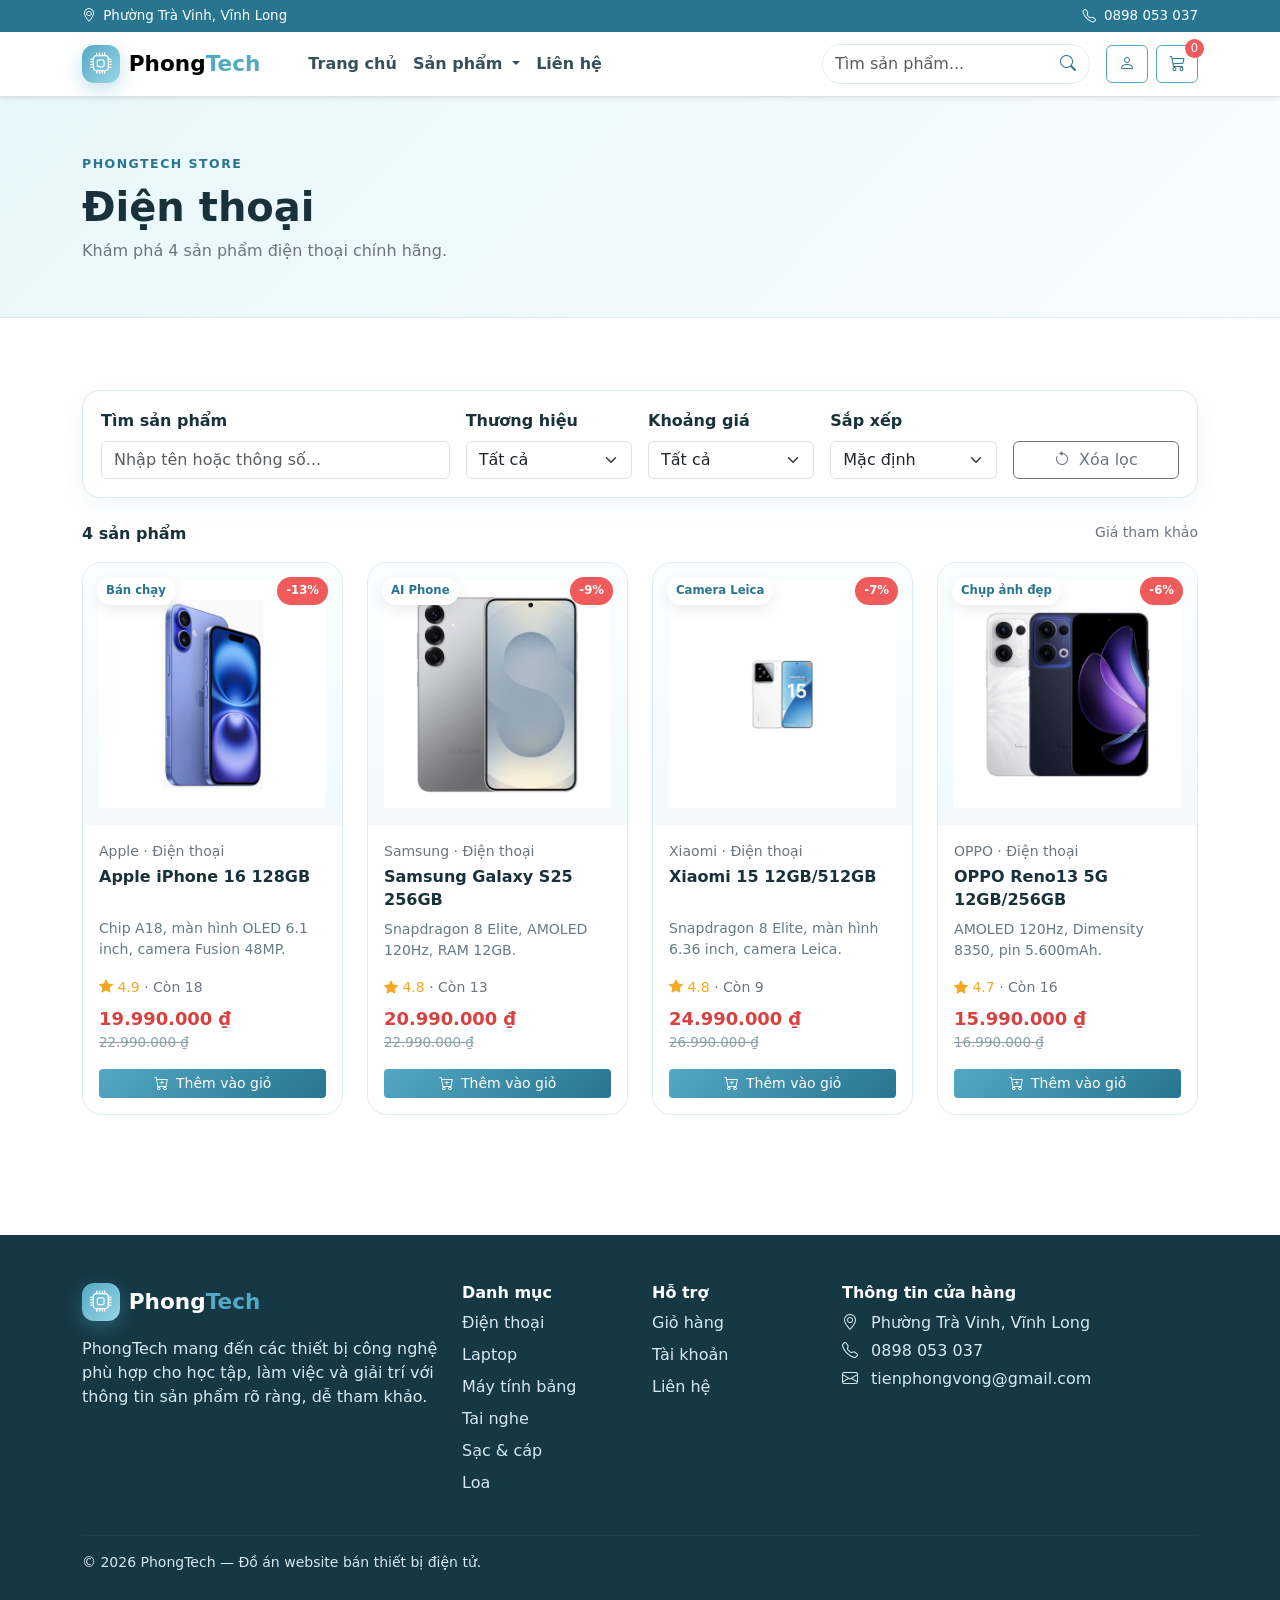
<file: html/phones.html>
<!doctype html>
<html lang="vi">
  <head>
    <meta charset="utf-8" />
    <meta name="viewport" content="width=device-width,initial-scale=1" />
    <meta
      name="description"
      content="PhongTech - Cửa hàng thiết bị điện tử cho học tập, làm việc và giải trí"
    />
    <title>Điện thoại | PhongTech</title>
    <link rel="preconnect" href="https://cdn.jsdelivr.net" />
    <link
      href="https://cdn.jsdelivr.net/npm/bootstrap@5.3.3/dist/css/bootstrap.min.css"
      rel="stylesheet"
    />
    <link
      href="https://cdn.jsdelivr.net/npm/bootstrap-icons@1.11.3/font/bootstrap-icons.min.css"
      rel="stylesheet"
    />
    <link rel="stylesheet" href="../css/style.css" />
  </head>
  <body data-category="phones">
    <div id="site-header"></div>
    <main>
      <section class="page-hero">
        <div class="container">
          <span class="section-kicker">PhongTech Store</span>
          <h1 id="categoryTitle" class="fw-bold mt-2"></h1>
          <p id="categorySubtitle" class="text-secondary mb-0"></p>
        </div>
      </section>
      <section class="section-pad">
        <div class="container">
          <div class="filter-panel mb-4">
            <div class="row g-3 align-items-end">
              <div class="col-md-4">
                <label class="form-label fw-semibold">Tìm sản phẩm</label>
                <input
                  id="productSearch"
                  class="form-control"
                  placeholder="Nhập tên hoặc thông số..."
                />
              </div>
              <div class="col-6 col-md-2">
                <label class="form-label fw-semibold">Thương hiệu</label>
                <select id="brandFilter" class="form-select">
                  <option value="">Tất cả</option>
                </select>
              </div>
              <div class="col-6 col-md-2">
                <label class="form-label fw-semibold">Khoảng giá</label>
                <select id="priceFilter" class="form-select">
                  <option value="0">Tất cả</option>
                  <option value="1000000">Dưới 1 triệu</option>
                  <option value="5000000">Dưới 5 triệu</option>
                  <option value="10000000">Dưới 10 triệu</option>
                  <option value="20000000">Dưới 20 triệu</option>
                  <option value="30000000">Dưới 30 triệu</option>
                </select>
              </div>
              <div class="col-6 col-md-2">
                <label class="form-label fw-semibold">Sắp xếp</label>
                <select id="sortFilter" class="form-select">
                  <option value="featured">Mặc định</option>
                  <option value="price-asc">Giá tăng dần</option>
                  <option value="price-desc">Giá giảm dần</option>
                  <option value="rating">Đánh giá cao</option>
                  <option value="name">Tên A–Z</option>
                </select>
              </div>
              <div class="col-6 col-md-2">
                <button
                  id="clearFilters"
                  class="btn btn-outline-secondary w-100"
                >
                  <i class="bi bi-arrow-counterclockwise me-1"></i>
                  Xóa lọc
                </button>
              </div>
            </div>
          </div>
          <div class="d-flex justify-content-between mb-3">
            <strong id="resultCount"></strong>
            <span class="small text-secondary">Giá tham khảo</span>
          </div>
          <div id="productGrid" class="row g-4"></div>
        </div>
      </section>
    </main>
    <div id="site-footer"></div>
    <script src="https://cdn.jsdelivr.net/npm/bootstrap@5.3.3/dist/js/bootstrap.bundle.min.js"></script>
    <script src="../js/data.js"></script>
    <script src="../js/common.js"></script>
    <script src="../js/category.js"></script>
  </body>
</html>
</file>
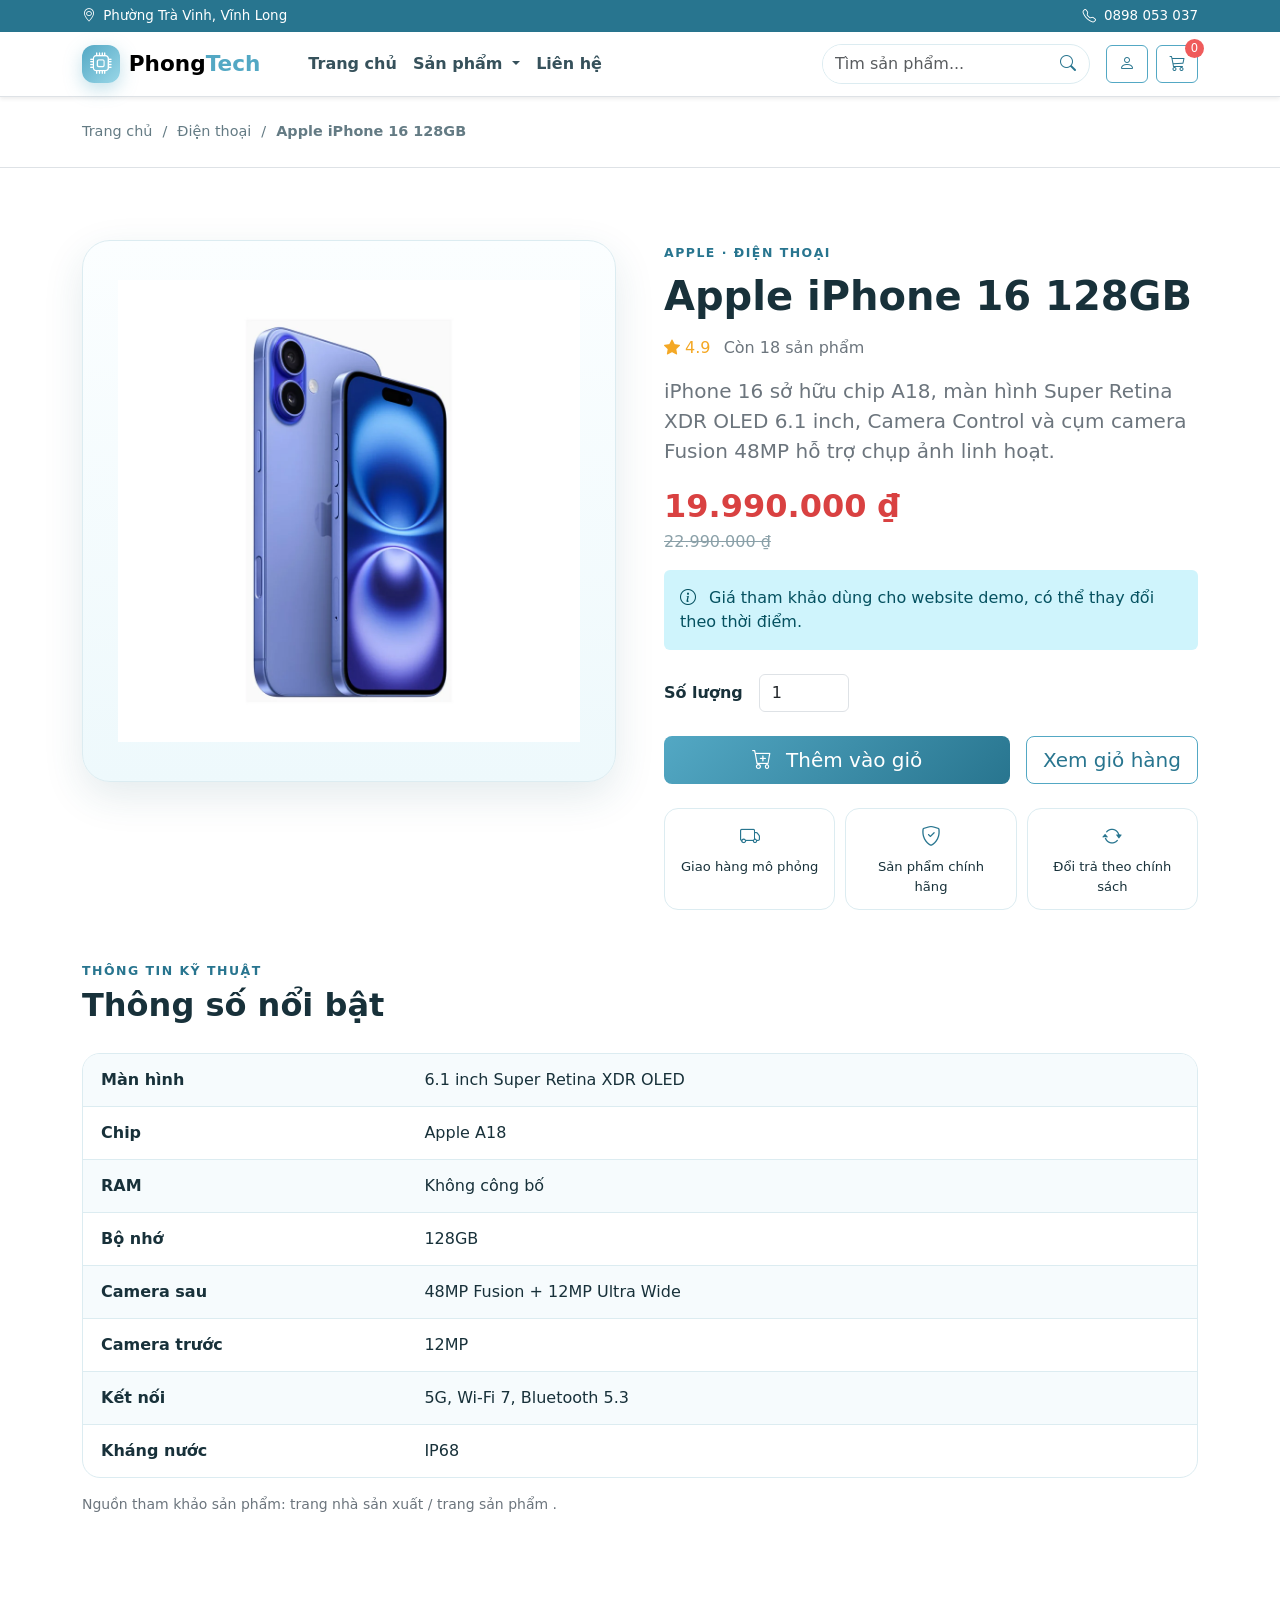
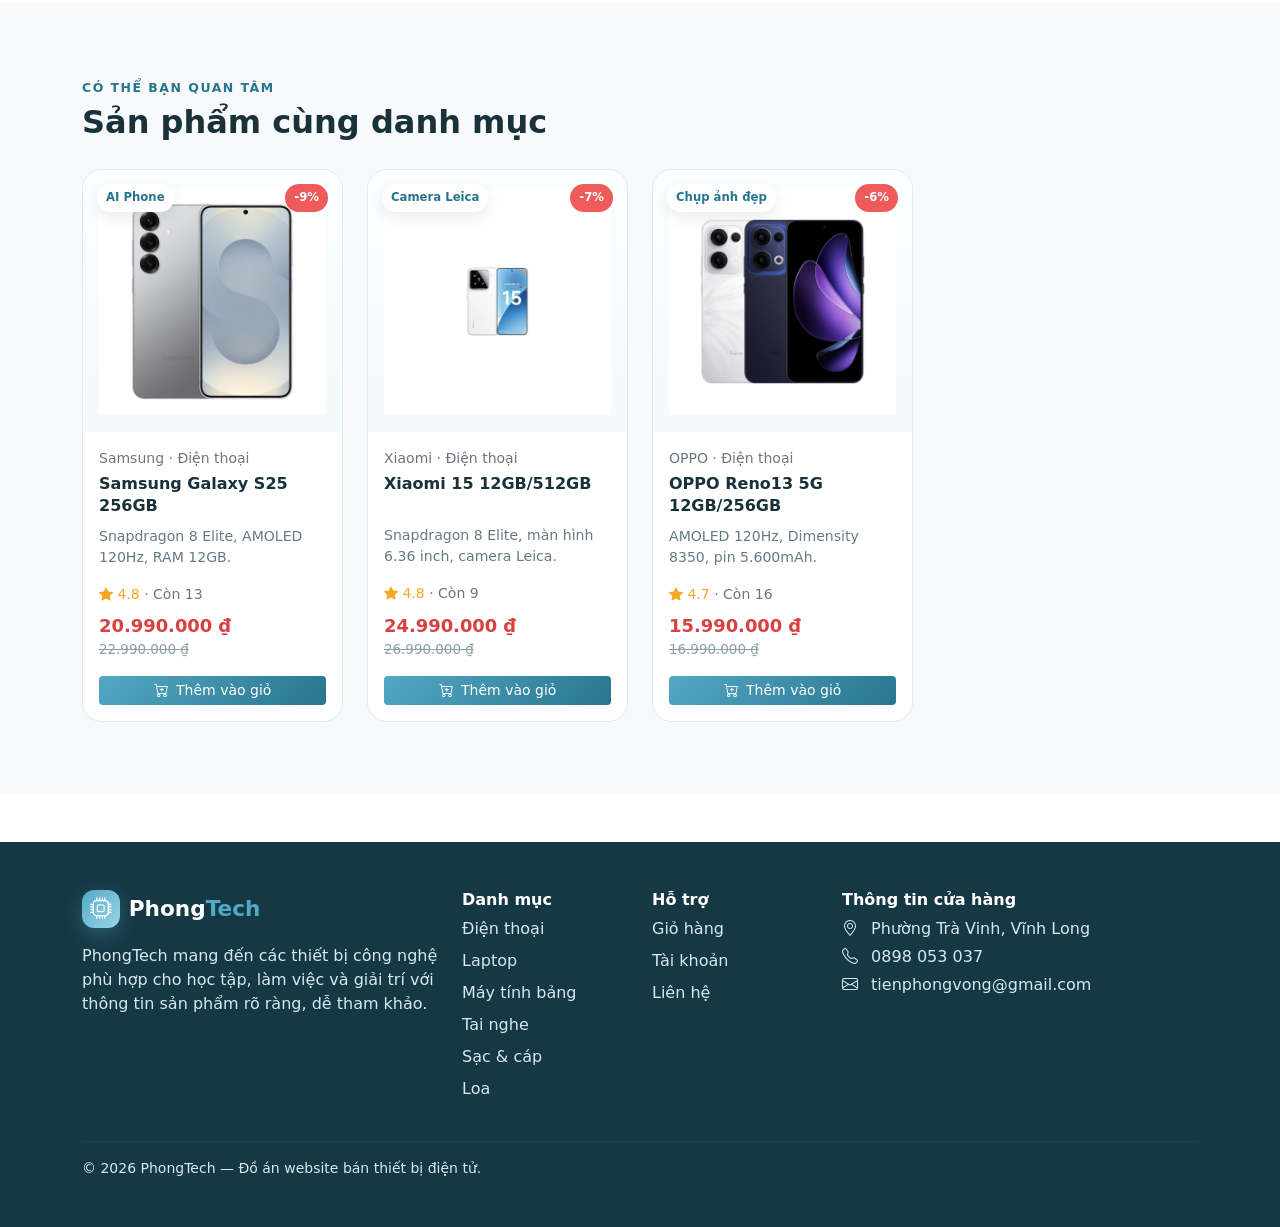
<file: html/product.html>
<!doctype html>
<html lang="vi">
  <head>
    <meta charset="utf-8" />
    <meta name="viewport" content="width=device-width,initial-scale=1" />
    <meta
      name="description"
      content="PhongTech - Cửa hàng thiết bị điện tử cho học tập, làm việc và giải trí"
    />
    <title>Chi tiết sản phẩm | PhongTech</title>
    <link rel="preconnect" href="https://cdn.jsdelivr.net" />
    <link
      href="https://cdn.jsdelivr.net/npm/bootstrap@5.3.3/dist/css/bootstrap.min.css"
      rel="stylesheet"
    />
    <link
      href="https://cdn.jsdelivr.net/npm/bootstrap-icons@1.11.3/font/bootstrap-icons.min.css"
      rel="stylesheet"
    />
    <link rel="stylesheet" href="../css/style.css" />
  </head>
  <body>
    <div id="site-header"></div>
    <main>
      <section class="py-4 border-bottom">
        <div class="container">
          <div id="productBreadcrumb" class="breadcrumb-custom"></div>
        </div>
      </section>
      <section class="section-pad">
        <div class="container"><div id="productDetail"></div></div>
      </section>
      <section class="section-pad bg-light">
        <div class="container">
          <div class="section-heading">
            <div>
              <span class="section-kicker">Có thể bạn quan tâm</span>
              <h2>Sản phẩm cùng danh mục</h2>
            </div>
          </div>
          <div id="relatedProducts" class="row g-4"></div>
        </div>
      </section>
    </main>
    <div id="site-footer"></div>
    <script src="https://cdn.jsdelivr.net/npm/bootstrap@5.3.3/dist/js/bootstrap.bundle.min.js"></script>
    <script src="../js/data.js"></script>
    <script src="../js/common.js"></script>
    <script src="../js/product.js"></script>
  </body>
</html>
</file>
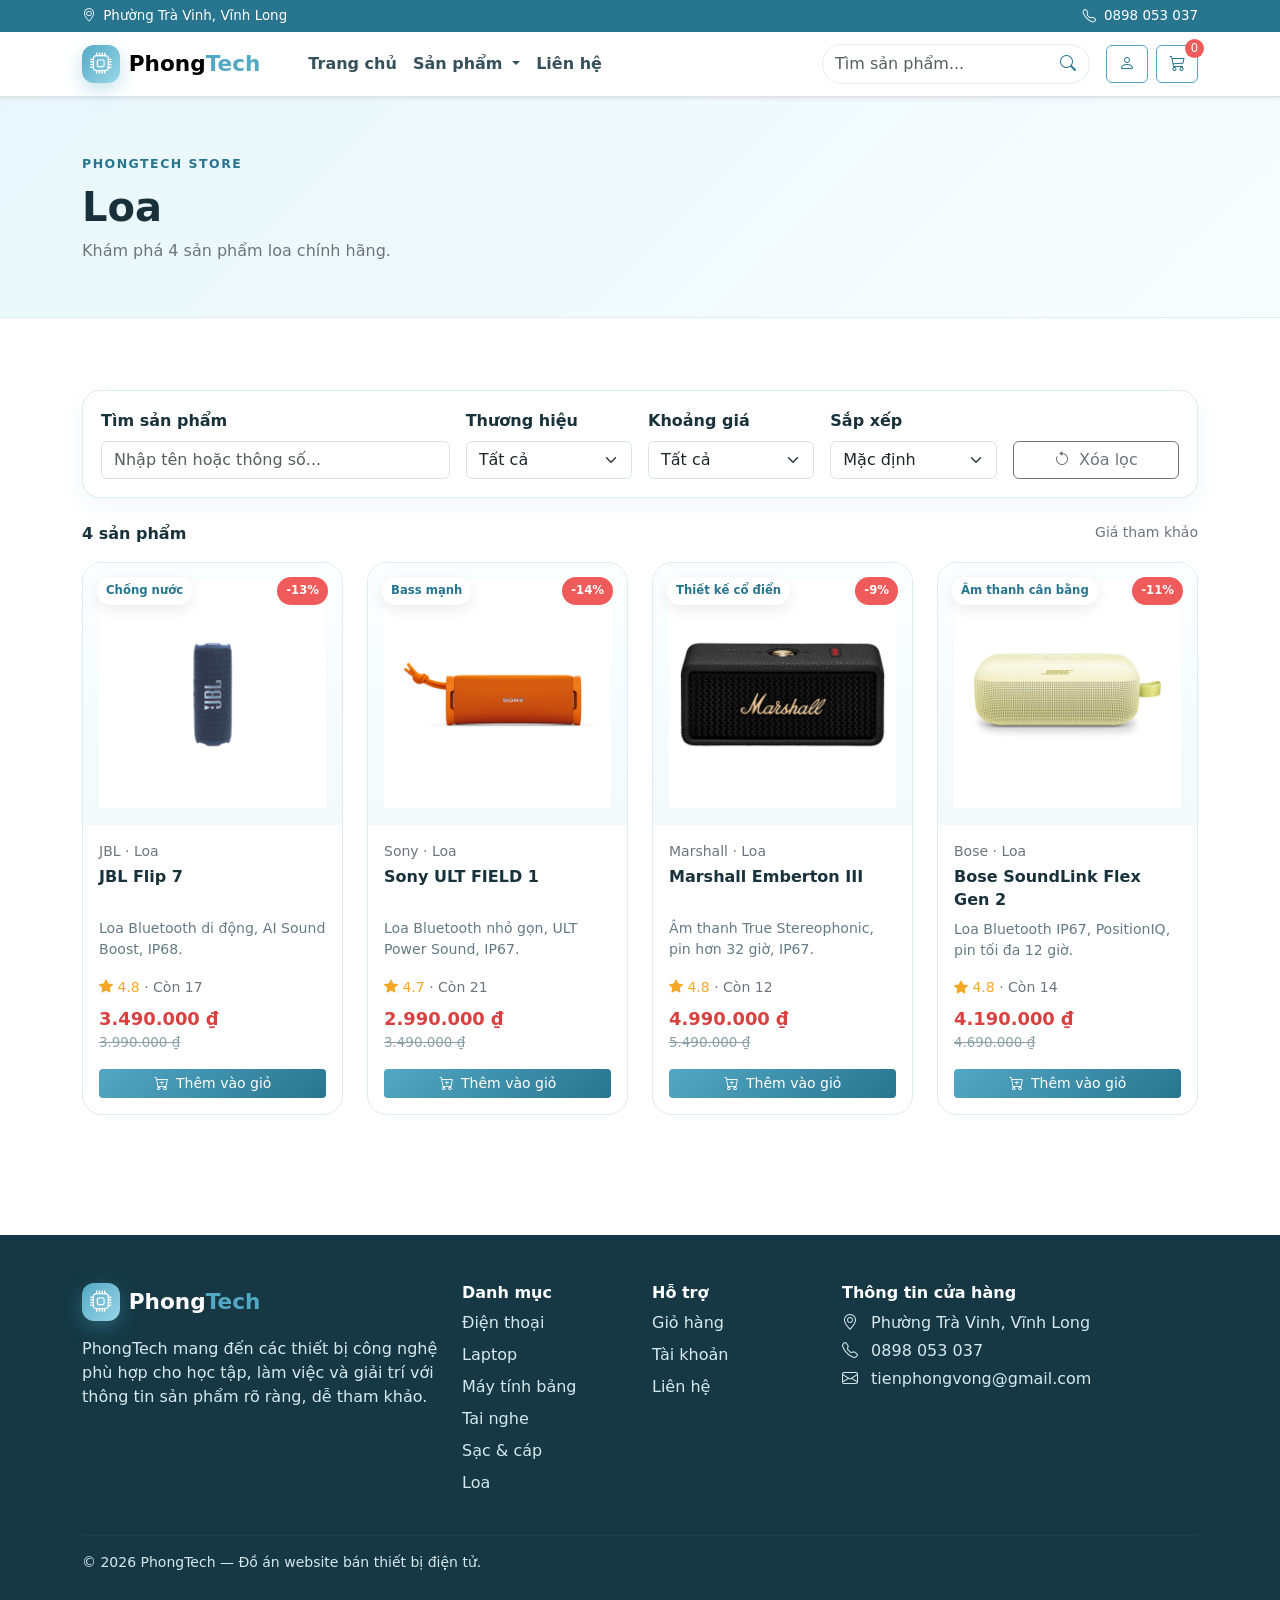
<file: html/speakers.html>
<!doctype html>
<html lang="vi">
  <head>
    <meta charset="utf-8" />
    <meta name="viewport" content="width=device-width,initial-scale=1" />
    <meta
      name="description"
      content="PhongTech - Cửa hàng thiết bị điện tử cho học tập, làm việc và giải trí"
    />
    <title>Loa | PhongTech</title>
    <link rel="preconnect" href="https://cdn.jsdelivr.net" />
    <link
      href="https://cdn.jsdelivr.net/npm/bootstrap@5.3.3/dist/css/bootstrap.min.css"
      rel="stylesheet"
    />
    <link
      href="https://cdn.jsdelivr.net/npm/bootstrap-icons@1.11.3/font/bootstrap-icons.min.css"
      rel="stylesheet"
    />
    <link rel="stylesheet" href="../css/style.css" />
  </head>
  <body data-category="speakers">
    <div id="site-header"></div>
    <main>
      <section class="page-hero">
        <div class="container">
          <span class="section-kicker">PhongTech Store</span>
          <h1 id="categoryTitle" class="fw-bold mt-2"></h1>
          <p id="categorySubtitle" class="text-secondary mb-0"></p>
        </div>
      </section>
      <section class="section-pad">
        <div class="container">
          <div class="filter-panel mb-4">
            <div class="row g-3 align-items-end">
              <div class="col-md-4">
                <label class="form-label fw-semibold">Tìm sản phẩm</label>
                <input
                  id="productSearch"
                  class="form-control"
                  placeholder="Nhập tên hoặc thông số..."
                />
              </div>
              <div class="col-6 col-md-2">
                <label class="form-label fw-semibold">Thương hiệu</label>
                <select id="brandFilter" class="form-select">
                  <option value="">Tất cả</option>
                </select>
              </div>
              <div class="col-6 col-md-2">
                <label class="form-label fw-semibold">Khoảng giá</label>
                <select id="priceFilter" class="form-select">
                  <option value="0">Tất cả</option>
                  <option value="1000000">Dưới 1 triệu</option>
                  <option value="5000000">Dưới 5 triệu</option>
                  <option value="10000000">Dưới 10 triệu</option>
                  <option value="20000000">Dưới 20 triệu</option>
                  <option value="30000000">Dưới 30 triệu</option>
                </select>
              </div>
              <div class="col-6 col-md-2">
                <label class="form-label fw-semibold">Sắp xếp</label>
                <select id="sortFilter" class="form-select">
                  <option value="featured">Mặc định</option>
                  <option value="price-asc">Giá tăng dần</option>
                  <option value="price-desc">Giá giảm dần</option>
                  <option value="rating">Đánh giá cao</option>
                  <option value="name">Tên A–Z</option>
                </select>
              </div>
              <div class="col-6 col-md-2">
                <button
                  id="clearFilters"
                  class="btn btn-outline-secondary w-100"
                >
                  <i class="bi bi-arrow-counterclockwise me-1"></i>
                  Xóa lọc
                </button>
              </div>
            </div>
          </div>
          <div class="d-flex justify-content-between mb-3">
            <strong id="resultCount"></strong>
            <span class="small text-secondary">Giá tham khảo</span>
          </div>
          <div id="productGrid" class="row g-4"></div>
        </div>
      </section>
    </main>
    <div id="site-footer"></div>
    <script src="https://cdn.jsdelivr.net/npm/bootstrap@5.3.3/dist/js/bootstrap.bundle.min.js"></script>
    <script src="../js/data.js"></script>
    <script src="../js/common.js"></script>
    <script src="../js/category.js"></script>
  </body>
</html>
</file>
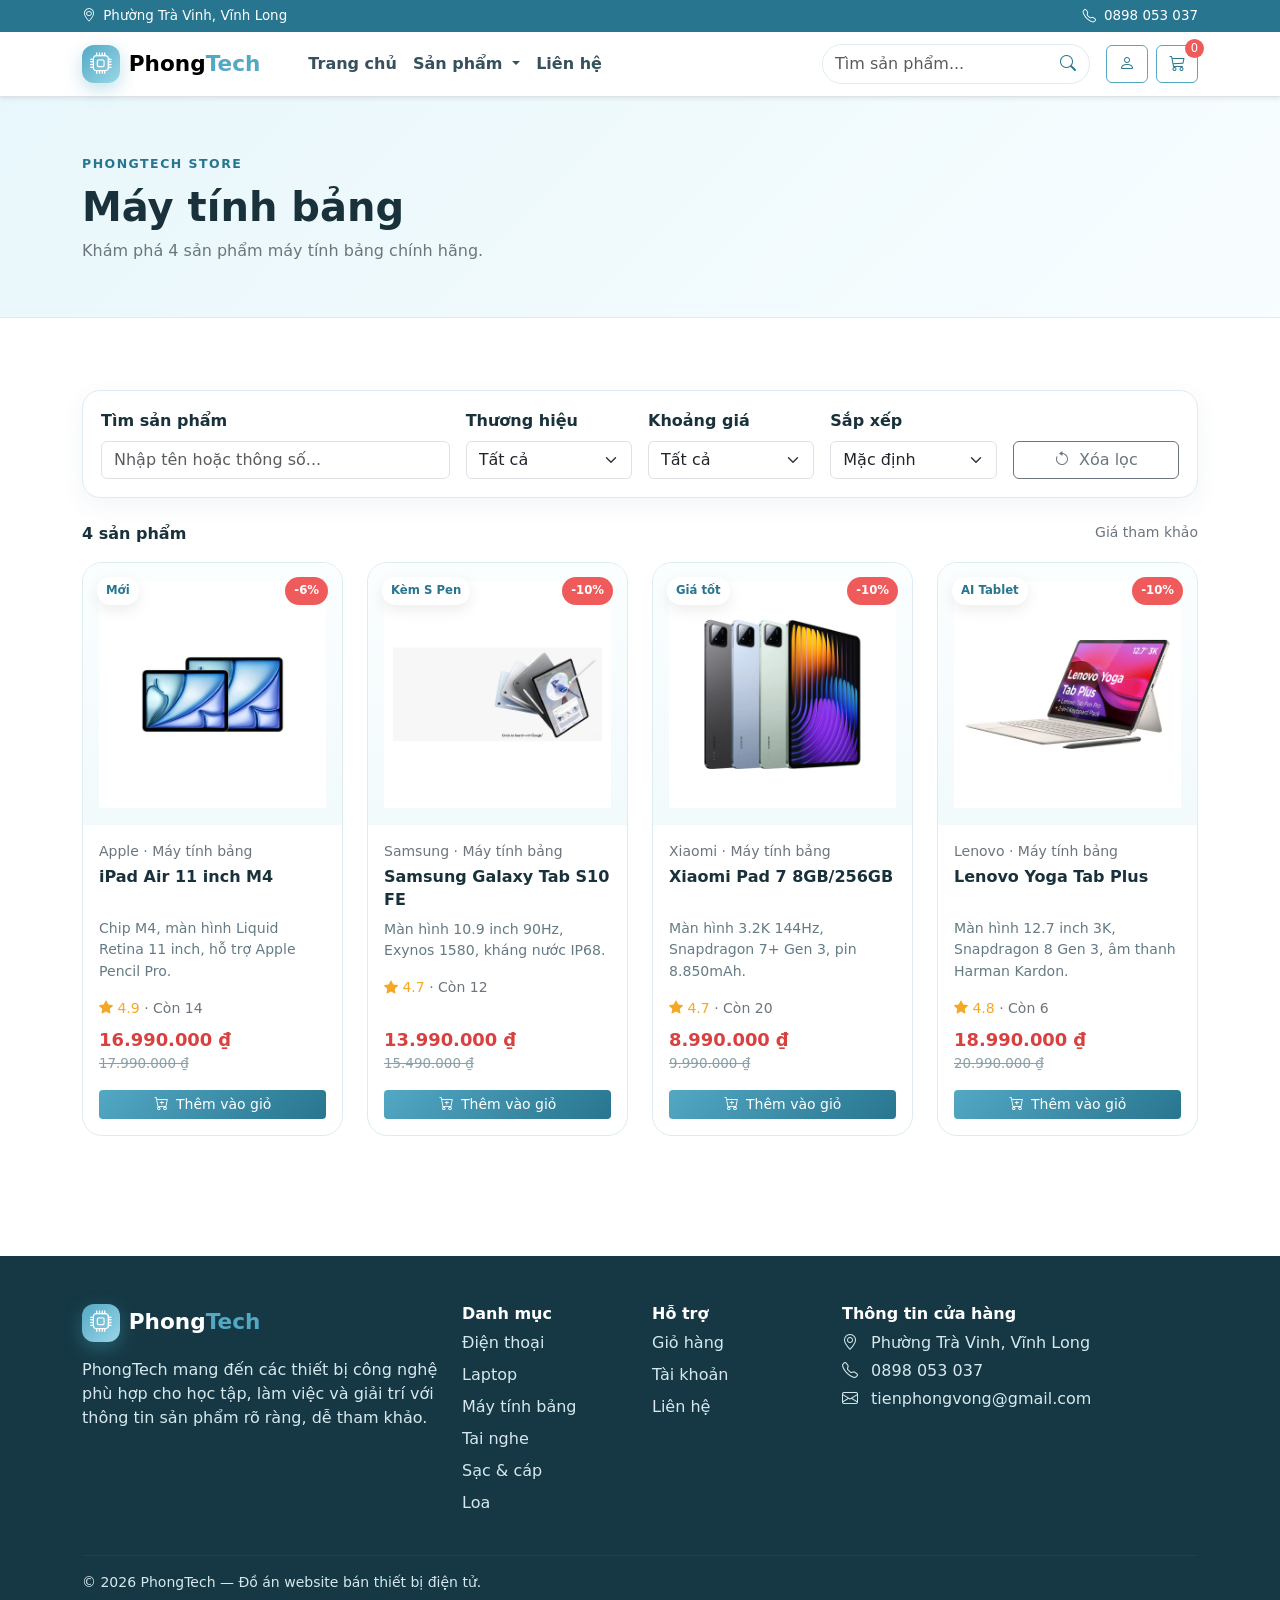
<file: html/tablets.html>
<!doctype html>
<html lang="vi">
  <head>
    <meta charset="utf-8" />
    <meta name="viewport" content="width=device-width,initial-scale=1" />
    <meta
      name="description"
      content="PhongTech - Cửa hàng thiết bị điện tử cho học tập, làm việc và giải trí"
    />
    <title>Máy tính bảng | PhongTech</title>
    <link rel="preconnect" href="https://cdn.jsdelivr.net" />
    <link
      href="https://cdn.jsdelivr.net/npm/bootstrap@5.3.3/dist/css/bootstrap.min.css"
      rel="stylesheet"
    />
    <link
      href="https://cdn.jsdelivr.net/npm/bootstrap-icons@1.11.3/font/bootstrap-icons.min.css"
      rel="stylesheet"
    />
    <link rel="stylesheet" href="../css/style.css" />
  </head>
  <body data-category="tablets">
    <div id="site-header"></div>
    <main>
      <section class="page-hero">
        <div class="container">
          <span class="section-kicker">PhongTech Store</span>
          <h1 id="categoryTitle" class="fw-bold mt-2"></h1>
          <p id="categorySubtitle" class="text-secondary mb-0"></p>
        </div>
      </section>
      <section class="section-pad">
        <div class="container">
          <div class="filter-panel mb-4">
            <div class="row g-3 align-items-end">
              <div class="col-md-4">
                <label class="form-label fw-semibold">Tìm sản phẩm</label>
                <input
                  id="productSearch"
                  class="form-control"
                  placeholder="Nhập tên hoặc thông số..."
                />
              </div>
              <div class="col-6 col-md-2">
                <label class="form-label fw-semibold">Thương hiệu</label>
                <select id="brandFilter" class="form-select">
                  <option value="">Tất cả</option>
                </select>
              </div>
              <div class="col-6 col-md-2">
                <label class="form-label fw-semibold">Khoảng giá</label>
                <select id="priceFilter" class="form-select">
                  <option value="0">Tất cả</option>
                  <option value="1000000">Dưới 1 triệu</option>
                  <option value="5000000">Dưới 5 triệu</option>
                  <option value="10000000">Dưới 10 triệu</option>
                  <option value="20000000">Dưới 20 triệu</option>
                  <option value="30000000">Dưới 30 triệu</option>
                </select>
              </div>
              <div class="col-6 col-md-2">
                <label class="form-label fw-semibold">Sắp xếp</label>
                <select id="sortFilter" class="form-select">
                  <option value="featured">Mặc định</option>
                  <option value="price-asc">Giá tăng dần</option>
                  <option value="price-desc">Giá giảm dần</option>
                  <option value="rating">Đánh giá cao</option>
                  <option value="name">Tên A–Z</option>
                </select>
              </div>
              <div class="col-6 col-md-2">
                <button
                  id="clearFilters"
                  class="btn btn-outline-secondary w-100"
                >
                  <i class="bi bi-arrow-counterclockwise me-1"></i>
                  Xóa lọc
                </button>
              </div>
            </div>
          </div>
          <div class="d-flex justify-content-between mb-3">
            <strong id="resultCount"></strong>
            <span class="small text-secondary">Giá tham khảo</span>
          </div>
          <div id="productGrid" class="row g-4"></div>
        </div>
      </section>
    </main>
    <div id="site-footer"></div>
    <script src="https://cdn.jsdelivr.net/npm/bootstrap@5.3.3/dist/js/bootstrap.bundle.min.js"></script>
    <script src="../js/data.js"></script>
    <script src="../js/common.js"></script>
    <script src="../js/category.js"></script>
  </body>
</html>
</file>
<file: css/style.css>
:root {
  --brand: #53a8c4;
  --brand-dark: #28758f;
  --brand-soft: #e8f7fb;
  --ink: #18313a;
  --muted: #647b84;
  --surface: #f6fbfd;
  --border: #dcecf1;
  --shadow: 0 14px 40px rgba(30, 92, 111, 0.12);
}
* {
  box-sizing: border-box;
}
body {
  font-family:
    Inter,
    system-ui,
    -apple-system,
    "Segoe UI",
    sans-serif;
  color: var(--ink);
  background: #fff;
}
a {
  text-decoration: none;
  color: inherit;
}
.topbar {
  background: var(--brand-dark);
  color: #fff;
  font-size: 0.84rem;
  padding: 0.38rem 0;
}
.brand-logo {
  display: flex;
  align-items: center;
  gap: 0.55rem;
  font-weight: 800;
  font-size: 1.35rem;
}
.brand-logo > span:last-child > span {
  color: var(--brand);
}
.brand-mark {
  width: 38px;
  height: 38px;
  border-radius: 12px;
  display: grid;
  place-items: center;
  background: linear-gradient(135deg, var(--brand), #9ad7e8);
  color: #fff;
  box-shadow: 0 6px 18px rgba(83, 168, 196, 0.35);
}
.navbar .nav-link {
  font-weight: 600;
  color: #36515b;
}
.navbar .nav-link:hover {
  color: var(--brand-dark);
}
.nav-search {
  border: 1px solid var(--border);
  border-radius: 999px;
  overflow: hidden;
  background: #fff;
}
.nav-search input {
  border: 0;
  box-shadow: none !important;
  min-width: 220px;
}
.nav-search button {
  color: var(--brand-dark);
}
.btn-brand {
  background: linear-gradient(135deg, var(--brand), var(--brand-dark));
  border: 0;
  color: #fff;
}
.btn-brand:hover {
  color: #fff;
  filter: brightness(0.96);
  transform: translateY(-1px);
}
.btn-outline-brand {
  border-color: var(--brand);
  color: var(--brand-dark);
}
.btn-outline-brand:hover {
  background: var(--brand);
  color: #fff;
}
.cart-count {
  position: absolute;
  top: -7px;
  right: -7px;
  background: #ef5b5b;
  color: #fff;
  min-width: 19px;
  height: 19px;
  padding: 0 5px;
  border-radius: 999px;
  font-size: 0.72rem;
  display: grid;
  place-items: center;
}
.hero {
  background: radial-gradient(
      circle at 85% 15%,
      rgba(154, 215, 232, 0.65),
      transparent 34%
    ),
    linear-gradient(135deg, #f5fcfe, #e9f8fb);
  padding: 78px 0;
  overflow: hidden;
}
.hero h1 {
  font-size: clamp(2.25rem, 5vw, 4.25rem);
  line-height: 1.06;
  font-weight: 850;
  letter-spacing: -0.04em;
}
.hero-highlight {
  color: var(--brand-dark);
}
.hero-card {
  background: rgba(255, 255, 255, 0.75);
  backdrop-filter: blur(14px);
  border: 1px solid rgba(255, 255, 255, 0.8);
  border-radius: 28px;
  padding: 24px;
  box-shadow: var(--shadow);
}
.hero-products {
  display: grid;
  grid-template-columns: repeat(2, 1fr);
  gap: 16px;
}
.hero-mini {
  background: #fff;
  border: 1px solid var(--border);
  border-radius: 20px;
  padding: 16px;
  text-align: center;
}
.hero-mini img {
  width: 100%;
  height: 150px;
  object-fit: contain;
}
.trust-strip {
  margin-top: -28px;
  position: relative;
  z-index: 2;
}
.trust-box {
  background: #fff;
  border: 1px solid var(--border);
  border-radius: 20px;
  box-shadow: var(--shadow);
  padding: 20px;
}
.trust-item {
  display: flex;
  align-items: center;
  gap: 12px;
}
.trust-item i {
  font-size: 1.65rem;
  color: var(--brand-dark);
}
.section-pad {
  padding: 72px 0;
}
.section-heading {
  display: flex;
  justify-content: space-between;
  gap: 20px;
  align-items: end;
  margin-bottom: 28px;
}
.section-heading h2 {
  font-weight: 800;
  margin: 0.25rem 0 0;
}
.section-kicker {
  text-transform: uppercase;
  letter-spacing: 0.12em;
  font-size: 0.78rem;
  font-weight: 800;
  color: var(--brand-dark);
}
.category-tile {
  display: block;
  background: linear-gradient(145deg, #fff, var(--brand-soft));
  border: 1px solid var(--border);
  border-radius: 22px;
  padding: 24px;
  transition: 0.25s;
  height: 100%;
}
.category-tile:hover {
  transform: translateY(-5px);
  box-shadow: var(--shadow);
  border-color: #b9e0eb;
}
.category-icon {
  width: 56px;
  height: 56px;
  border-radius: 18px;
  background: #fff;
  color: var(--brand-dark);
  display: grid;
  place-items: center;
  font-size: 1.6rem;
  margin-bottom: 18px;
  box-shadow: 0 8px 22px rgba(40, 117, 143, 0.1);
}
.product-card {
  border: 1px solid var(--border);
  border-radius: 20px;
  overflow: hidden;
  background: #fff;
  transition: 0.25s;
  display: flex;
  flex-direction: column;
}
.product-card:hover {
  transform: translateY(-5px);
  box-shadow: var(--shadow);
  border-color: #bddfe9;
}
.product-image-wrap {
  display: block;
  background: linear-gradient(180deg, #fbfeff, #f2fafc);
  position: relative;
  padding: 16px;
}
.product-image {
  width: 100%;
  height: 230px;
  object-fit: contain;
  transition: 0.3s;
}
.product-card:hover .product-image {
  transform: scale(1.04);
}
.product-badge,
.discount-badge {
  position: absolute;
  top: 14px;
  padding: 5px 9px;
  border-radius: 999px;
  font-size: 0.73rem;
  font-weight: 800;
}
.product-badge {
  left: 14px;
  background: #fff;
  color: var(--brand-dark);
  box-shadow: 0 5px 15px rgba(0, 0, 0, 0.08);
}
.discount-badge {
  right: 14px;
  background: #ef5b5b;
  color: #fff;
}
.product-title {
  font-size: 1rem;
  font-weight: 750;
  line-height: 1.4;
  min-height: 44px;
}
.product-title a:hover {
  color: var(--brand-dark);
}
.product-short {
  color: var(--muted);
  font-size: 0.88rem;
  min-height: 42px;
}
.rating {
  color: #f4a825;
}
.price {
  font-weight: 850;
  color: #d94141;
  font-size: 1.12rem;
}
.old-price {
  text-decoration: line-through;
  color: #8aa0a8;
  font-size: 0.84rem;
}
.promo-section {
  background: linear-gradient(135deg, var(--brand-dark), #1c4f60);
  color: #fff;
}
.page-hero {
  background: linear-gradient(135deg, var(--brand-soft), #f8fdff);
  padding: 54px 0;
  border-bottom: 1px solid var(--border);
}
.filter-panel {
  background: #fff;
  border: 1px solid var(--border);
  border-radius: 18px;
  padding: 18px;
  box-shadow: 0 8px 25px rgba(30, 92, 111, 0.06);
}
.empty-state {
  text-align: center;
  padding: 65px 20px;
  background: var(--surface);
  border: 1px dashed #b7dce7;
  border-radius: 22px;
}
.empty-state i {
  font-size: 3rem;
  color: var(--brand);
}
.breadcrumb-custom {
  display: flex;
  gap: 10px;
  flex-wrap: wrap;
  color: var(--muted);
  font-size: 0.9rem;
}
.breadcrumb-custom a:hover {
  color: var(--brand-dark);
}
.detail-image-box {
  background: linear-gradient(180deg, #fbfeff, #eef9fc);
  border: 1px solid var(--border);
  border-radius: 28px;
  padding: 35px;
  box-shadow: var(--shadow);
}
.detail-image-box img {
  width: 100%;
  height: 470px;
  object-fit: contain;
}
.detail-price {
  font-size: 2rem;
  font-weight: 900;
  color: #d94141;
}
.qty-input {
  width: 90px;
}
.service-grid {
  display: grid;
  grid-template-columns: repeat(3, 1fr);
  gap: 10px;
}
.service-grid > div {
  border: 1px solid var(--border);
  border-radius: 14px;
  padding: 13px;
  text-align: center;
  font-size: 0.82rem;
}
.service-grid i {
  display: block;
  font-size: 1.25rem;
  color: var(--brand-dark);
  margin-bottom: 5px;
}
.spec-table {
  border: 1px solid var(--border);
  border-radius: 18px;
  overflow: hidden;
}
.spec-row {
  display: grid;
  grid-template-columns: minmax(150px, 30%) 1fr;
  padding: 14px 18px;
  border-bottom: 1px solid var(--border);
}
.spec-row:last-child {
  border-bottom: 0;
}
.spec-row:nth-child(odd) {
  background: var(--surface);
}
.cart-layout {
  display: grid;
  grid-template-columns: 1fr 340px;
  gap: 28px;
}
.cart-item {
  display: grid;
  grid-template-columns: 120px 1fr auto;
  gap: 18px;
  align-items: center;
  border: 1px solid var(--border);
  border-radius: 18px;
  padding: 16px;
  margin-bottom: 14px;
}
.cart-item img {
  width: 110px;
  height: 95px;
  object-fit: contain;
  background: var(--surface);
  border-radius: 14px;
}
.cart-actions {
  text-align: right;
}
.qty-group {
  width: 120px;
  margin-bottom: 8px;
}
.summary-card {
  border: 1px solid var(--border);
  border-radius: 20px;
  padding: 22px;
  position: sticky;
  top: 110px;
  box-shadow: var(--shadow);
}
.auth-shell {
  max-width: 920px;
  margin: auto;
  border: 1px solid var(--border);
  border-radius: 26px;
  overflow: hidden;
  box-shadow: var(--shadow);
  background: #fff;
}
.auth-side {
  background: linear-gradient(135deg, var(--brand-dark), var(--brand));
  color: #fff;
  padding: 45px;
}
.contact-card {
  border: 1px solid var(--border);
  border-radius: 20px;
  padding: 24px;
  height: 100%;
  background: #fff;
}
.contact-icon {
  width: 48px;
  height: 48px;
  display: grid;
  place-items: center;
  border-radius: 15px;
  background: var(--brand-soft);
  color: var(--brand-dark);
  font-size: 1.25rem;
}
.footer {
  background: #153844;
  color: #d6e8ed;
}
.footer h6 {
  color: #fff;
  font-weight: 800;
}
.footer a {
  color: #d6e8ed;
  display: inline-block;
  margin-bottom: 8px;
}
.footer a:hover {
  color: #fff;
}
.footer hr {
  border-color: rgba(255, 255, 255, 0.15);
}
@media (max-width: 991.98px) {
  .nav-search input {
    min-width: 0;
  }
  .cart-layout {
    grid-template-columns: 1fr;
  }
  .summary-card {
    position: static;
  }
  .hero {
    padding: 55px 0;
  }
  .detail-image-box img {
    height: 360px;
  }
}
@media (max-width: 767.98px) {
  .product-image {
    height: 170px;
  }
  .product-card .p-3 {
    padding: 12px !important;
  }
  .product-title {
    font-size: 0.91rem;
    min-height: 40px;
  }
  .price {
    font-size: 0.98rem;
  }
  .section-pad {
    padding: 50px 0;
  }
  .section-heading {
    align-items: start;
    flex-direction: column;
  }
  .hero-products {
    margin-top: 30px;
  }
  .hero-mini img {
    height: 110px;
  }
  .trust-strip {
    margin-top: 0;
  }
  .trust-item {
    margin-bottom: 12px;
  }
  .detail-image-box img {
    height: 290px;
  }
  .service-grid {
    grid-template-columns: 1fr;
  }
  .spec-row {
    grid-template-columns: 1fr;
    gap: 5px;
  }
  .cart-item {
    grid-template-columns: 82px 1fr;
  }
  .cart-item img {
    width: 78px;
    height: 78px;
  }
  .cart-actions {
    grid-column: 1/-1;
    display: flex;
    justify-content: space-between;
    align-items: center;
  }
  .qty-group {
    margin: 0;
  }
  .auth-side {
    padding: 28px;
  }
  .topbar .container {
    font-size: 0.76rem;
  }
}
</file>
